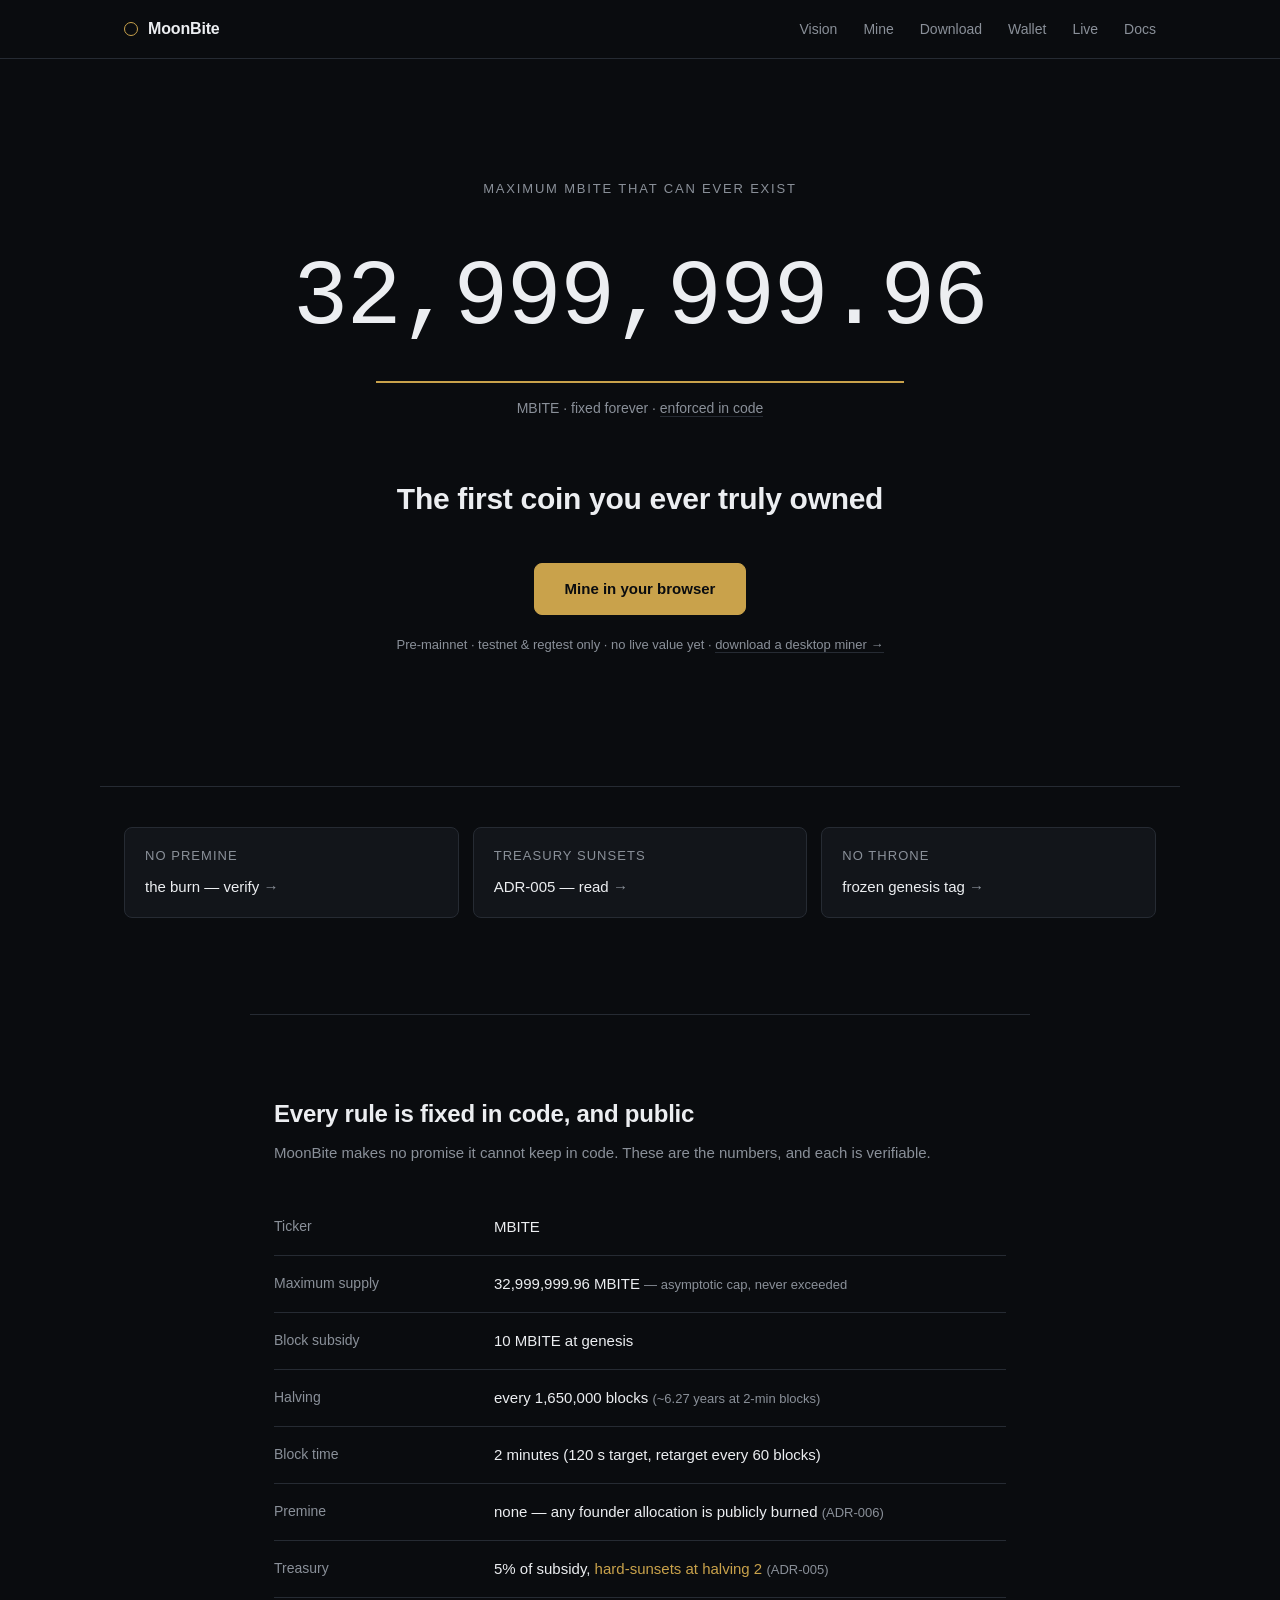
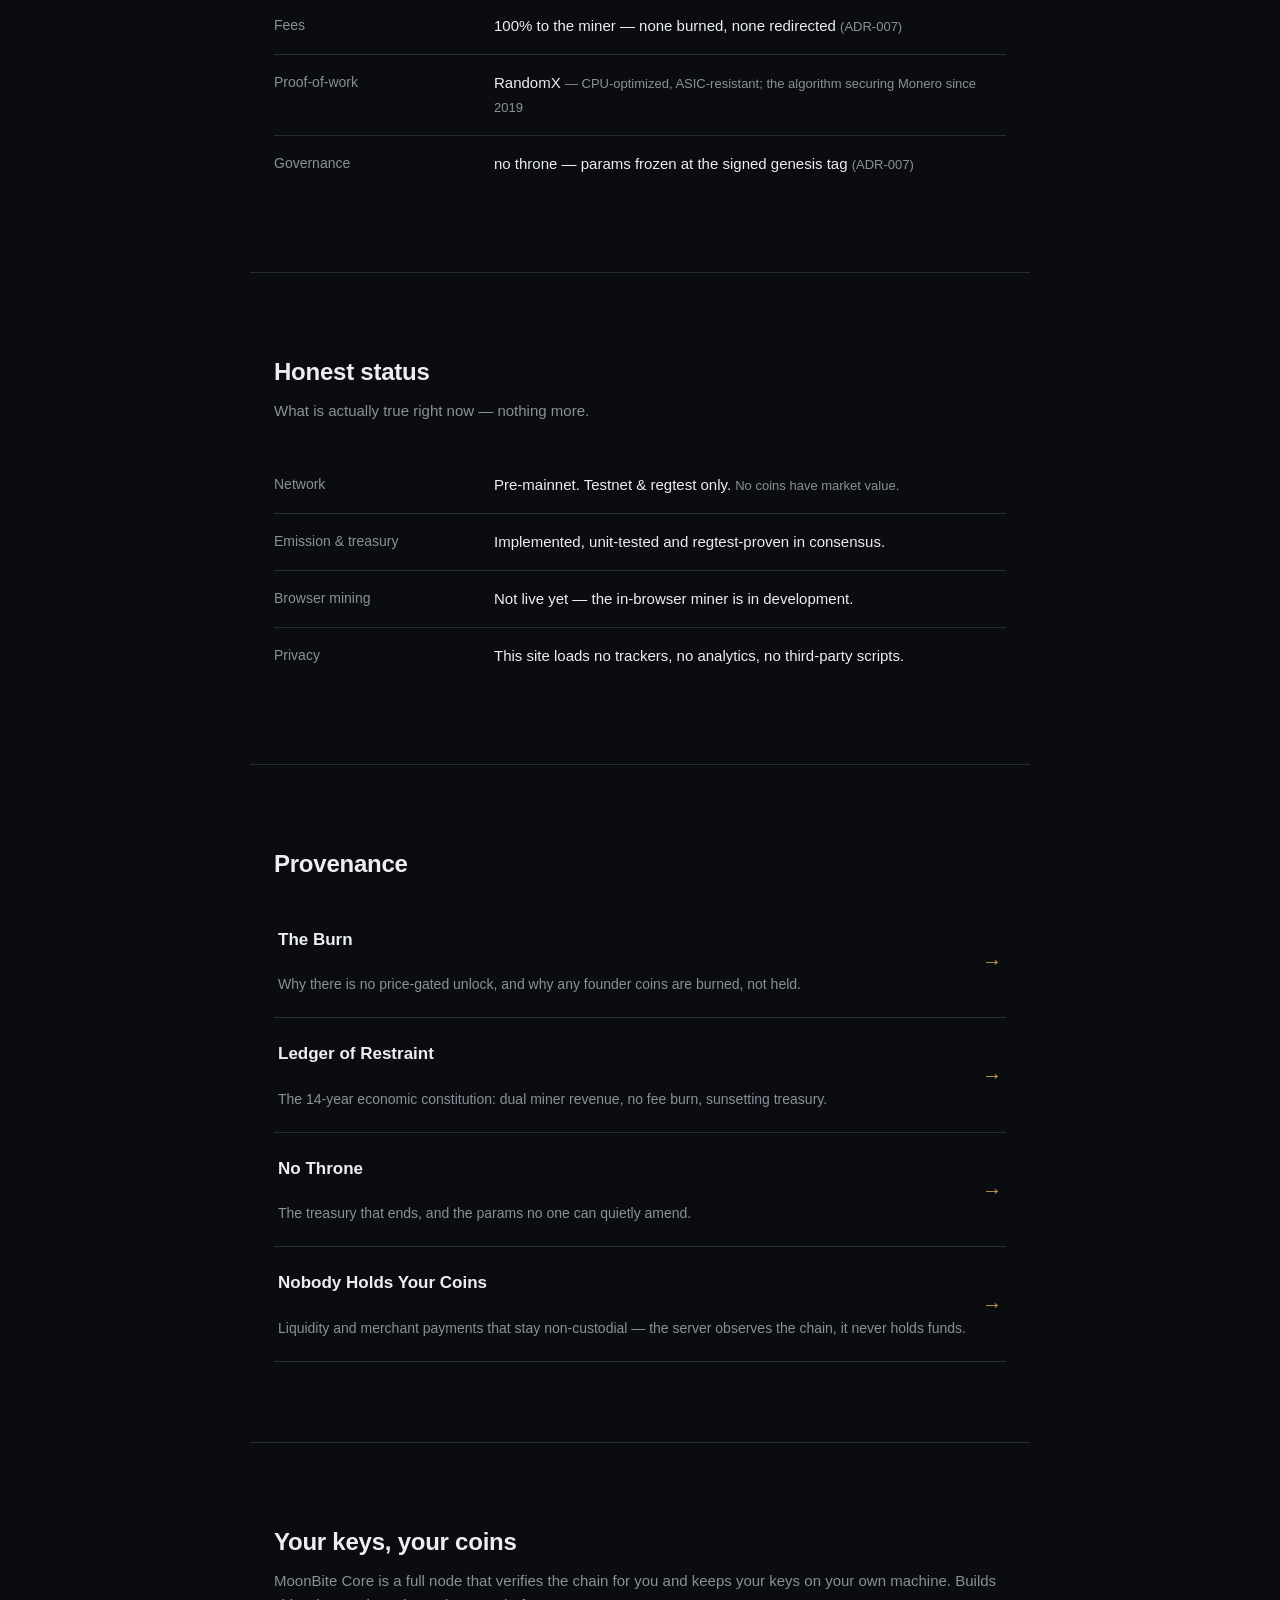
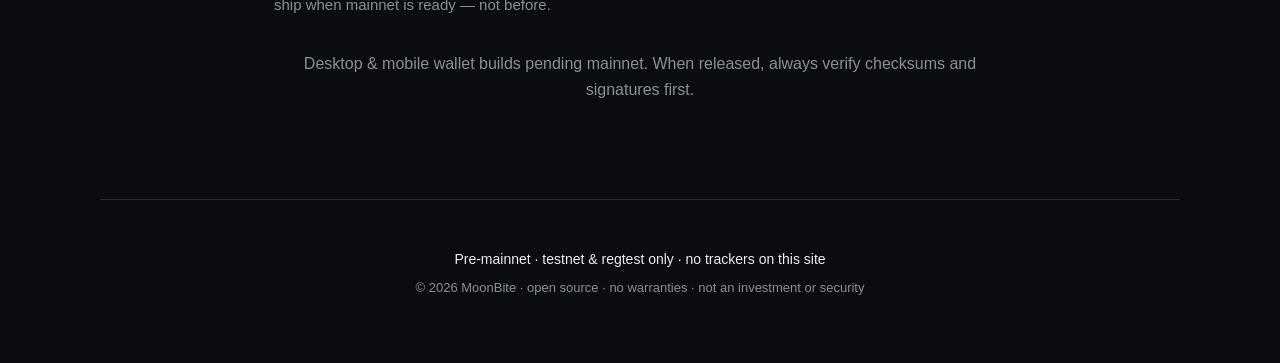
<file: website/index.html>
<!DOCTYPE html>
<html lang="en">
<head>
  <meta charset="UTF-8" />
  <meta name="viewport" content="width=device-width, initial-scale=1.0" />
  <meta name="description" content="MoonBite (MBITE) — a fixed-emission, capped, no-premine cryptocurrency. 32,999,999.96 MBITE maximum, ever. Every claim links to its proof." />
  <meta name="theme-color" content="#0A0C0F" />
  <title>MoonBite (MBITE) — the first coin you ever truly owned</title>
  <link rel="stylesheet" href="css/style.css" />
  <link rel="icon" href="data:image/svg+xml,%3Csvg xmlns='http://www.w3.org/2000/svg' viewBox='0 0 32 32'%3E%3Ccircle cx='16' cy='16' r='12' fill='none' stroke='%23C9A24B' stroke-width='2'/%3E%3C/svg%3E" />
</head>
<body>
  <!-- ============ NAV ============ -->
  <header class="nav" id="top">
    <div class="nav__inner">
      <a href="#top" class="brand" aria-label="MoonBite home">
        <span class="brand__mark" aria-hidden="true"></span>
        <span class="brand__name">MoonBite</span>
      </a>
      <nav class="nav__links" aria-label="Primary">
        <a href="#vision">Vision</a>
        <a href="spark.html">Mine</a>
        <a href="download.html">Download</a>
        <a href="#wallet">Wallet</a>
        <a href="#live">Live</a>
        <a href="#provenance">Docs</a>
      </nav>
    </div>
  </header>

  <main>
    <!-- ============ HERO — THE PLINTH ============ -->
    <section class="plinth">
      <p class="plinth__label" id="counterLabel">Maximum MBITE that can ever exist</p>

      <div class="counter" id="counter" aria-live="polite" aria-label="Maximum supply: 32,999,999.96 MBITE">
        <span class="counter__num" id="counterNum">32,999,999.96</span>
      </div>
      <p class="counter__unit">MBITE · fixed forever · <a href="#provenance" class="link-quiet">enforced in code</a></p>

      <h1 class="plinth__headline">The first coin you ever truly owned</h1>

      <a href="spark.html" class="btn-primary" id="mineCta">Mine in your browser</a>
      <p class="plinth__note" id="mineNote">Pre-mainnet · testnet &amp; regtest only · no live value yet · <a href="download.html" class="link-quiet">download a desktop miner →</a></p>
    </section>

    <!-- ============ PROOF CHIPS ============ -->
    <section class="chips" aria-label="Verifiable claims">
      <a class="chip" href="#provenance">
        <span class="chip__k">No premine</span>
        <span class="chip__v">the burn — verify <span class="chip__go">→</span></span>
      </a>
      <a class="chip" href="#provenance">
        <span class="chip__k">Treasury sunsets</span>
        <span class="chip__v">ADR-005 — read <span class="chip__go">→</span></span>
      </a>
      <a class="chip" href="#provenance">
        <span class="chip__k">No throne</span>
        <span class="chip__v">frozen genesis tag <span class="chip__go">→</span></span>
      </a>
    </section>

    <!-- ============ VISION (the fixed facts) ============ -->
    <section class="facts" id="vision">
      <div class="facts__head">
        <h2>Every rule is fixed in code, and public</h2>
        <p>MoonBite makes no promise it cannot keep in code. These are the numbers, and each is verifiable.</p>
      </div>
      <dl class="ledger">
        <div class="ledger__row"><dt>Ticker</dt><dd>MBITE</dd></div>
        <div class="ledger__row"><dt>Maximum supply</dt><dd>32,999,999.96 MBITE <span class="muted">— asymptotic cap, never exceeded</span></dd></div>
        <div class="ledger__row"><dt>Block subsidy</dt><dd>10 MBITE at genesis</dd></div>
        <div class="ledger__row"><dt>Halving</dt><dd>every 1,650,000 blocks <span class="muted">(~6.27 years at 2-min blocks)</span></dd></div>
        <div class="ledger__row"><dt>Block time</dt><dd>2 minutes (120 s target, retarget every 60 blocks)</dd></div>
        <div class="ledger__row"><dt>Premine</dt><dd>none — any founder allocation is publicly burned <span class="muted">(ADR-006)</span></dd></div>
        <div class="ledger__row"><dt>Treasury</dt><dd>5% of subsidy, <em>hard-sunsets at halving 2</em> <span class="muted">(ADR-005)</span></dd></div>
        <div class="ledger__row"><dt>Fees</dt><dd>100% to the miner — none burned, none redirected <span class="muted">(ADR-007)</span></dd></div>
        <div class="ledger__row"><dt>Proof-of-work</dt><dd>RandomX <span class="muted">— CPU-optimized, ASIC-resistant; the algorithm securing Monero since 2019</span></dd></div>
        <div class="ledger__row"><dt>Governance</dt><dd>no throne — params frozen at the signed genesis tag <span class="muted">(ADR-007)</span></dd></div>
      </dl>
    </section>

    <!-- ============ LIVE (honest status) ============ -->
    <section class="facts facts--alt" id="live">
      <div class="facts__head">
        <h2>Honest status</h2>
        <p>What is actually true right now — nothing more.</p>
      </div>
      <dl class="ledger">
        <div class="ledger__row"><dt>Network</dt><dd>Pre-mainnet. Testnet &amp; regtest only. <span class="muted">No coins have market value.</span></dd></div>
        <div class="ledger__row"><dt>Emission &amp; treasury</dt><dd>Implemented, unit-tested and regtest-proven in consensus.</dd></div>
        <div class="ledger__row"><dt>Browser mining</dt><dd>Not live yet — the in-browser miner is in development.</dd></div>
        <div class="ledger__row"><dt>Privacy</dt><dd>This site loads no trackers, no analytics, no third-party scripts.</dd></div>
      </dl>
    </section>

    <!-- ============ PROVENANCE (three doors) ============ -->
    <section class="provenance" id="provenance">
      <h2 class="provenance__title">Provenance</h2>
      <a class="door" href="https://github.com/moonbitecoin/MoonBite-Coin/blob/main/docs/ADR-006-founder-allocation.md">
        <span class="door__name">The Burn</span>
        <span class="door__desc">Why there is no price-gated unlock, and why any founder coins are burned, not held.</span>
        <span class="door__go">→</span>
      </a>
      <a class="door" href="https://github.com/moonbitecoin/MoonBite-Coin/blob/main/docs/ADR-007-long-term-sustainability.md">
        <span class="door__name">Ledger of Restraint</span>
        <span class="door__desc">The 14-year economic constitution: dual miner revenue, no fee burn, sunsetting treasury.</span>
        <span class="door__go">→</span>
      </a>
      <a class="door" href="https://github.com/moonbitecoin/MoonBite-Coin/blob/main/docs/ADR-005-treasury.md">
        <span class="door__name">No Throne</span>
        <span class="door__desc">The treasury that ends, and the params no one can quietly amend.</span>
        <span class="door__go">→</span>
      </a>
      <a class="door" href="https://github.com/moonbitecoin/MoonBite-Coin/blob/main/docs/ADR-008-liquidity-and-merchant-adoption.md">
        <span class="door__name">Nobody Holds Your Coins</span>
        <span class="door__desc">Liquidity and merchant payments that stay non-custodial — the server observes the chain, it never holds funds.</span>
        <span class="door__go">→</span>
      </a>
    </section>

    <!-- ============ WALLET ============ -->
    <section class="facts" id="wallet">
      <div class="facts__head">
        <h2>Your keys, your coins</h2>
        <p>MoonBite Core is a full node that verifies the chain for you and keeps your keys on your own machine. Builds ship when mainnet is ready — not before.</p>
      </div>
      <p class="muted" style="text-align:center">Desktop &amp; mobile wallet builds pending mainnet. When released, always verify checksums and signatures first.</p>
    </section>
  </main>

  <!-- ============ FOOTER ============ -->
  <footer class="footer">
    <p class="footer__line">Pre-mainnet · testnet &amp; regtest only · no trackers on this site</p>
    <p class="footer__meta">&copy; <span id="year">2026</span> MoonBite · open source · no warranties · not an investment or security</p>
  </footer>

  <script src="js/main.js"></script>
</body>
</html>
</file>
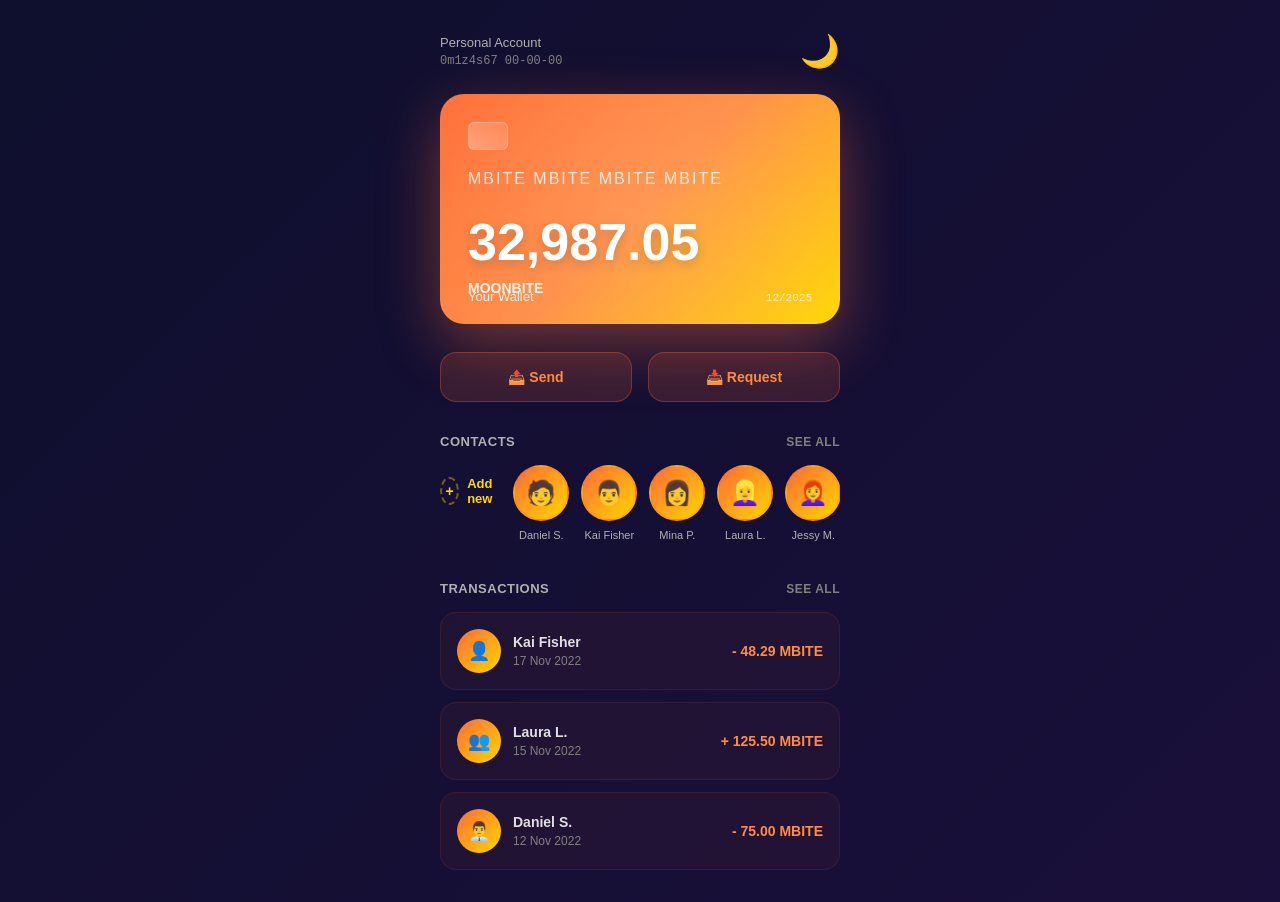
<file: moonbite-wallet-premium-design.html>
<!DOCTYPE html>
<html lang="en">
<head>
    <meta charset="UTF-8">
    <meta name="viewport" content="width=device-width, initial-scale=1.0">
    <title>🌙 MoonBite Wallet - Premium Design</title>
    <style>
        * {
            margin: 0;
            padding: 0;
            box-sizing: border-box;
        }

        body {
            background: linear-gradient(135deg, #0f0f2e 0%, #1a0f3a 100%);
            font-family: -apple-system, BlinkMacSystemFont, 'Segoe UI', Roboto, 'Helvetica Neue', Arial, sans-serif;
            color: #e0e0e0;
            min-height: 100vh;
            padding: 20px;
        }

        .container {
            max-width: 400px;
            margin: 0 auto;
        }

        /* Header */
        .header {
            display: flex;
            align-items: center;
            justify-content: space-between;
            margin-bottom: 24px;
            padding-top: 12px;
        }

        .account-info {
            display: flex;
            flex-direction: column;
            gap: 4px;
        }

        .account-label {
            font-size: 13px;
            color: #b0b0b0;
            font-weight: 500;
        }

        .account-id {
            font-size: 12px;
            color: #808080;
            font-family: 'Courier New', monospace;
        }

        .moon-icon {
            font-size: 32px;
        }

        /* Premium Balance Card */
        .balance-card {
            background: linear-gradient(135deg, #FF6B35 0%, #FF8C42 50%, #FFD700 100%);
            border-radius: 24px;
            padding: 28px;
            margin-bottom: 28px;
            box-shadow: 0 20px 60px rgba(255, 107, 53, 0.4);
            position: relative;
            overflow: hidden;
        }

        .balance-card::before {
            content: '';
            position: absolute;
            top: -50%;
            right: -50%;
            width: 200%;
            height: 200%;
            background: radial-gradient(circle, rgba(255,255,255,0.1) 0%, transparent 70%);
            animation: shine 3s infinite;
        }

        @keyframes shine {
            0% { transform: translate(0, 0); }
            50% { transform: translate(10px, 10px); }
            100% { transform: translate(0, 0); }
        }

        .card-chip {
            display: inline-block;
            width: 40px;
            height: 28px;
            background: linear-gradient(45deg, rgba(255,255,255,0.3), rgba(255,255,255,0.1));
            border-radius: 6px;
            margin-bottom: 16px;
            border: 1px solid rgba(255,255,255,0.2);
        }

        .card-number {
            font-size: 16px;
            color: rgba(255,255,255,0.8);
            letter-spacing: 2px;
            margin-bottom: 24px;
            font-weight: 500;
        }

        .balance-amount {
            font-size: 52px;
            font-weight: 900;
            color: #ffffff;
            margin-bottom: 8px;
            text-shadow: 0 4px 12px rgba(0,0,0,0.2);
        }

        .mbite-label {
            font-size: 14px;
            color: rgba(255,255,255,0.9);
            font-weight: 600;
        }

        .wallet-name {
            position: absolute;
            bottom: 20px;
            left: 28px;
            font-size: 13px;
            color: rgba(255,255,255,0.85);
            font-weight: 500;
        }

        .card-expiry {
            position: absolute;
            bottom: 20px;
            right: 28px;
            font-size: 11px;
            color: rgba(255,255,255,0.7);
            font-family: 'Courier New', monospace;
        }

        /* Action Buttons */
        .actions {
            display: flex;
            gap: 16px;
            margin-bottom: 32px;
        }

        .action-btn {
            flex: 1;
            background: rgba(255, 107, 53, 0.15);
            border: 1px solid rgba(255, 107, 53, 0.3);
            border-radius: 16px;
            padding: 16px;
            color: #FF8C42;
            font-size: 14px;
            font-weight: 600;
            cursor: pointer;
            display: flex;
            align-items: center;
            justify-content: center;
            gap: 8px;
            transition: all 0.3s ease;
        }

        .action-btn:hover {
            background: rgba(255, 107, 53, 0.25);
            border-color: rgba(255, 107, 53, 0.5);
            transform: translateY(-2px);
            box-shadow: 0 8px 20px rgba(255, 107, 53, 0.2);
        }

        /* Contacts Section */
        .section-title {
            font-size: 13px;
            color: #b0b0b0;
            font-weight: 600;
            text-transform: uppercase;
            letter-spacing: 0.5px;
            margin-bottom: 16px;
            display: flex;
            justify-content: space-between;
            align-items: center;
        }

        .see-all {
            font-size: 12px;
            color: #808080;
            cursor: pointer;
            transition: color 0.3s;
        }

        .see-all:hover {
            color: #FFD700;
        }

        .contacts-list {
            display: flex;
            gap: 12px;
            overflow-x: auto;
            margin-bottom: 32px;
            padding-bottom: 8px;
        }

        .contacts-list::-webkit-scrollbar {
            height: 4px;
        }

        .contacts-list::-webkit-scrollbar-track {
            background: rgba(255, 107, 53, 0.1);
            border-radius: 2px;
        }

        .contacts-list::-webkit-scrollbar-thumb {
            background: rgba(255, 107, 53, 0.4);
            border-radius: 2px;
        }

        .contact-item {
            display: flex;
            flex-direction: column;
            align-items: center;
            gap: 8px;
            min-width: fit-content;
            cursor: pointer;
            transition: transform 0.3s;
        }

        .contact-item:hover {
            transform: scale(1.1);
        }

        .contact-avatar {
            width: 56px;
            height: 56px;
            border-radius: 50%;
            background: linear-gradient(135deg, #FF6B35, #FFD700);
            display: flex;
            align-items: center;
            justify-content: center;
            font-size: 24px;
            border: 2px solid rgba(255, 107, 53, 0.3);
        }

        .contact-name {
            font-size: 11px;
            color: #b0b0b0;
            text-align: center;
            max-width: 60px;
            white-space: nowrap;
            overflow: hidden;
            text-overflow: ellipsis;
        }

        /* Transactions Section */
        .transaction {
            display: flex;
            align-items: center;
            gap: 12px;
            padding: 16px;
            background: rgba(255, 107, 53, 0.05);
            border: 1px solid rgba(255, 107, 53, 0.1);
            border-radius: 16px;
            margin-bottom: 12px;
            transition: all 0.3s;
            cursor: pointer;
        }

        .transaction:hover {
            background: rgba(255, 107, 53, 0.1);
            border-color: rgba(255, 107, 53, 0.2);
            transform: translateX(4px);
        }

        .tx-avatar {
            width: 44px;
            height: 44px;
            border-radius: 50%;
            background: linear-gradient(135deg, #FF6B35, #FFD700);
            display: flex;
            align-items: center;
            justify-content: center;
            font-size: 18px;
            flex-shrink: 0;
        }

        .tx-info {
            flex: 1;
        }

        .tx-name {
            font-size: 14px;
            color: #e0e0e0;
            font-weight: 600;
            margin-bottom: 4px;
        }

        .tx-date {
            font-size: 12px;
            color: #808080;
        }

        .tx-amount {
            font-size: 14px;
            font-weight: 700;
            color: #FF8C42;
        }

        /* Add New Button */
        .add-new {
            display: flex;
            align-items: center;
            gap: 8px;
            color: #FFD700;
            font-size: 13px;
            font-weight: 600;
            cursor: pointer;
            margin-bottom: 24px;
            transition: all 0.3s;
        }

        .add-new:hover {
            transform: translateX(4px);
        }

        .add-icon {
            width: 28px;
            height: 28px;
            border-radius: 50%;
            border: 2px dashed rgba(255, 215, 0, 0.4);
            display: flex;
            align-items: center;
            justify-content: center;
            font-size: 14px;
        }
    </style>
</head>
<body>
    <div class="container">
        <!-- Header -->
        <div class="header">
            <div class="account-info">
                <div class="account-label">Personal Account</div>
                <div class="account-id">0m1z4s67 00-00-00</div>
            </div>
            <div class="moon-icon">🌙</div>
        </div>

        <!-- Balance Card -->
        <div class="balance-card">
            <div class="card-chip"></div>
            <div class="card-number">MBITE MBITE MBITE MBITE</div>
            <div class="balance-amount">32,987.05</div>
            <div class="mbite-label">MOONBITE</div>
            <div class="wallet-name">Your Wallet</div>
            <div class="card-expiry">12/2025</div>
        </div>

        <!-- Action Buttons -->
        <div class="actions">
            <button class="action-btn">📤 Send</button>
            <button class="action-btn">📥 Request</button>
        </div>

        <!-- Contacts Section -->
        <div class="section-title">
            Contacts
            <span class="see-all">See all</span>
        </div>

        <div class="contacts-list">
            <div class="add-new">
                <div class="add-icon">+</div>
                <span>Add new</span>
            </div>
            <div class="contact-item">
                <div class="contact-avatar">🧑</div>
                <div class="contact-name">Daniel S.</div>
            </div>
            <div class="contact-item">
                <div class="contact-avatar">👨</div>
                <div class="contact-name">Kai Fisher</div>
            </div>
            <div class="contact-item">
                <div class="contact-avatar">👩</div>
                <div class="contact-name">Mina P.</div>
            </div>
            <div class="contact-item">
                <div class="contact-avatar">👱‍♀️</div>
                <div class="contact-name">Laura L.</div>
            </div>
            <div class="contact-item">
                <div class="contact-avatar">👩‍🦰</div>
                <div class="contact-name">Jessy M.</div>
            </div>
        </div>

        <!-- Transactions Section -->
        <div class="section-title">
            Transactions
            <span class="see-all">See all</span>
        </div>

        <div class="transaction">
            <div class="tx-avatar">👤</div>
            <div class="tx-info">
                <div class="tx-name">Kai Fisher</div>
                <div class="tx-date">17 Nov 2022</div>
            </div>
            <div class="tx-amount">- 48.29 MBITE</div>
        </div>

        <div class="transaction">
            <div class="tx-avatar">👥</div>
            <div class="tx-info">
                <div class="tx-name">Laura L.</div>
                <div class="tx-date">15 Nov 2022</div>
            </div>
            <div class="tx-amount">+ 125.50 MBITE</div>
        </div>

        <div class="transaction">
            <div class="tx-avatar">👨‍💼</div>
            <div class="tx-info">
                <div class="tx-name">Daniel S.</div>
                <div class="tx-date">12 Nov 2022</div>
            </div>
            <div class="tx-amount">- 75.00 MBITE</div>
        </div>
    </div>
</body>
</html>
</file>
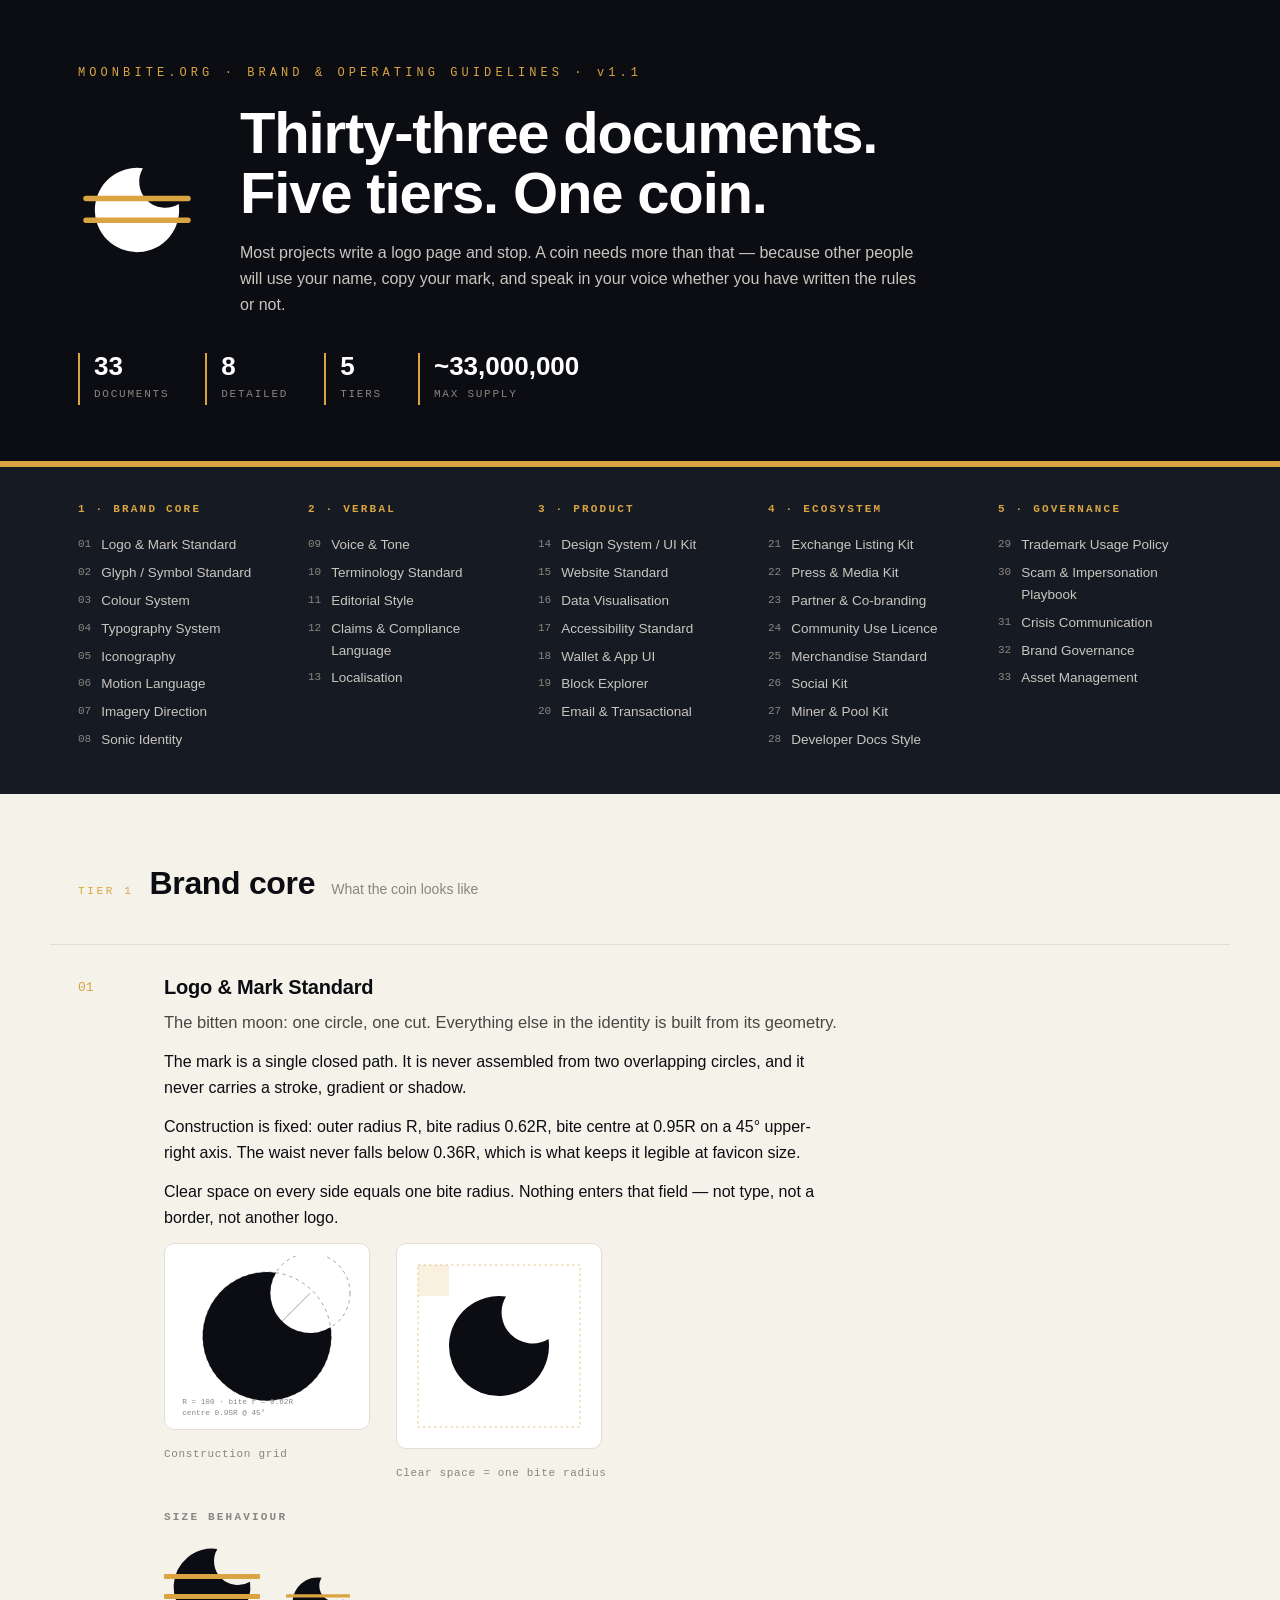
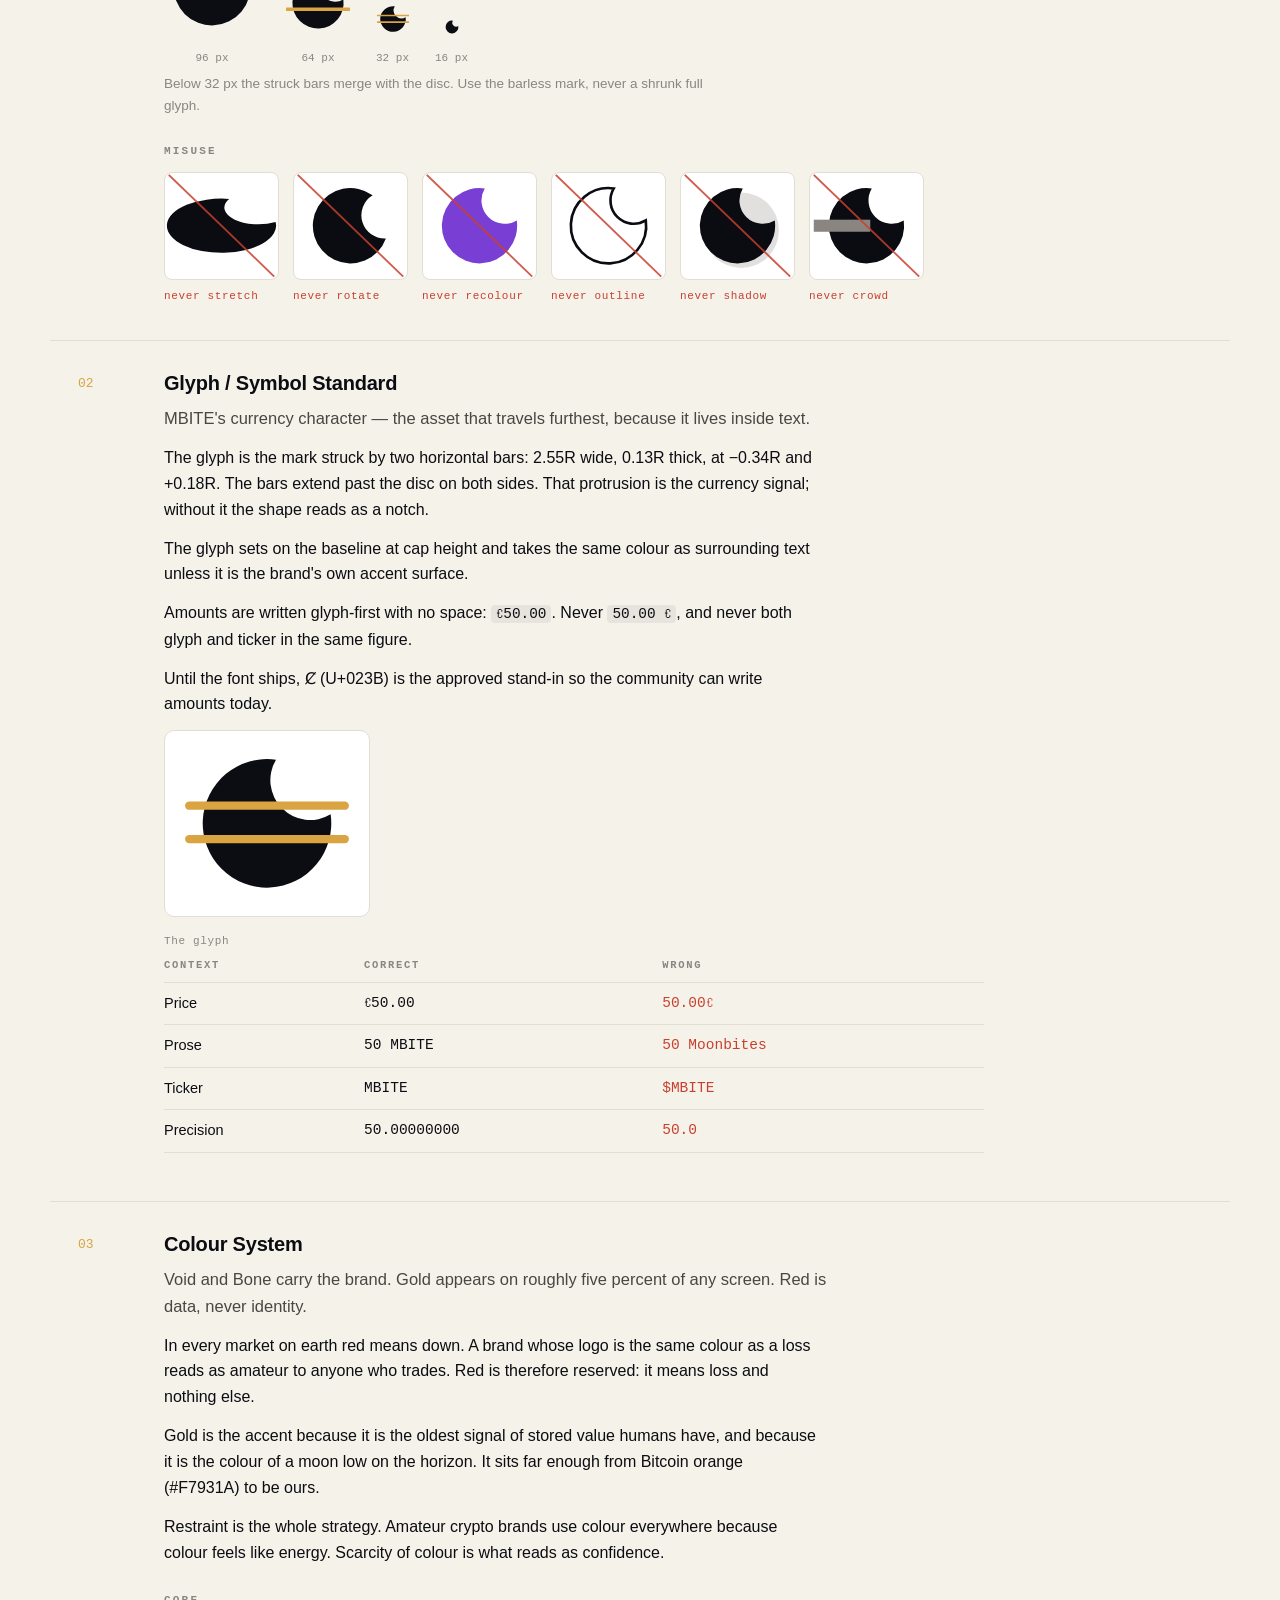
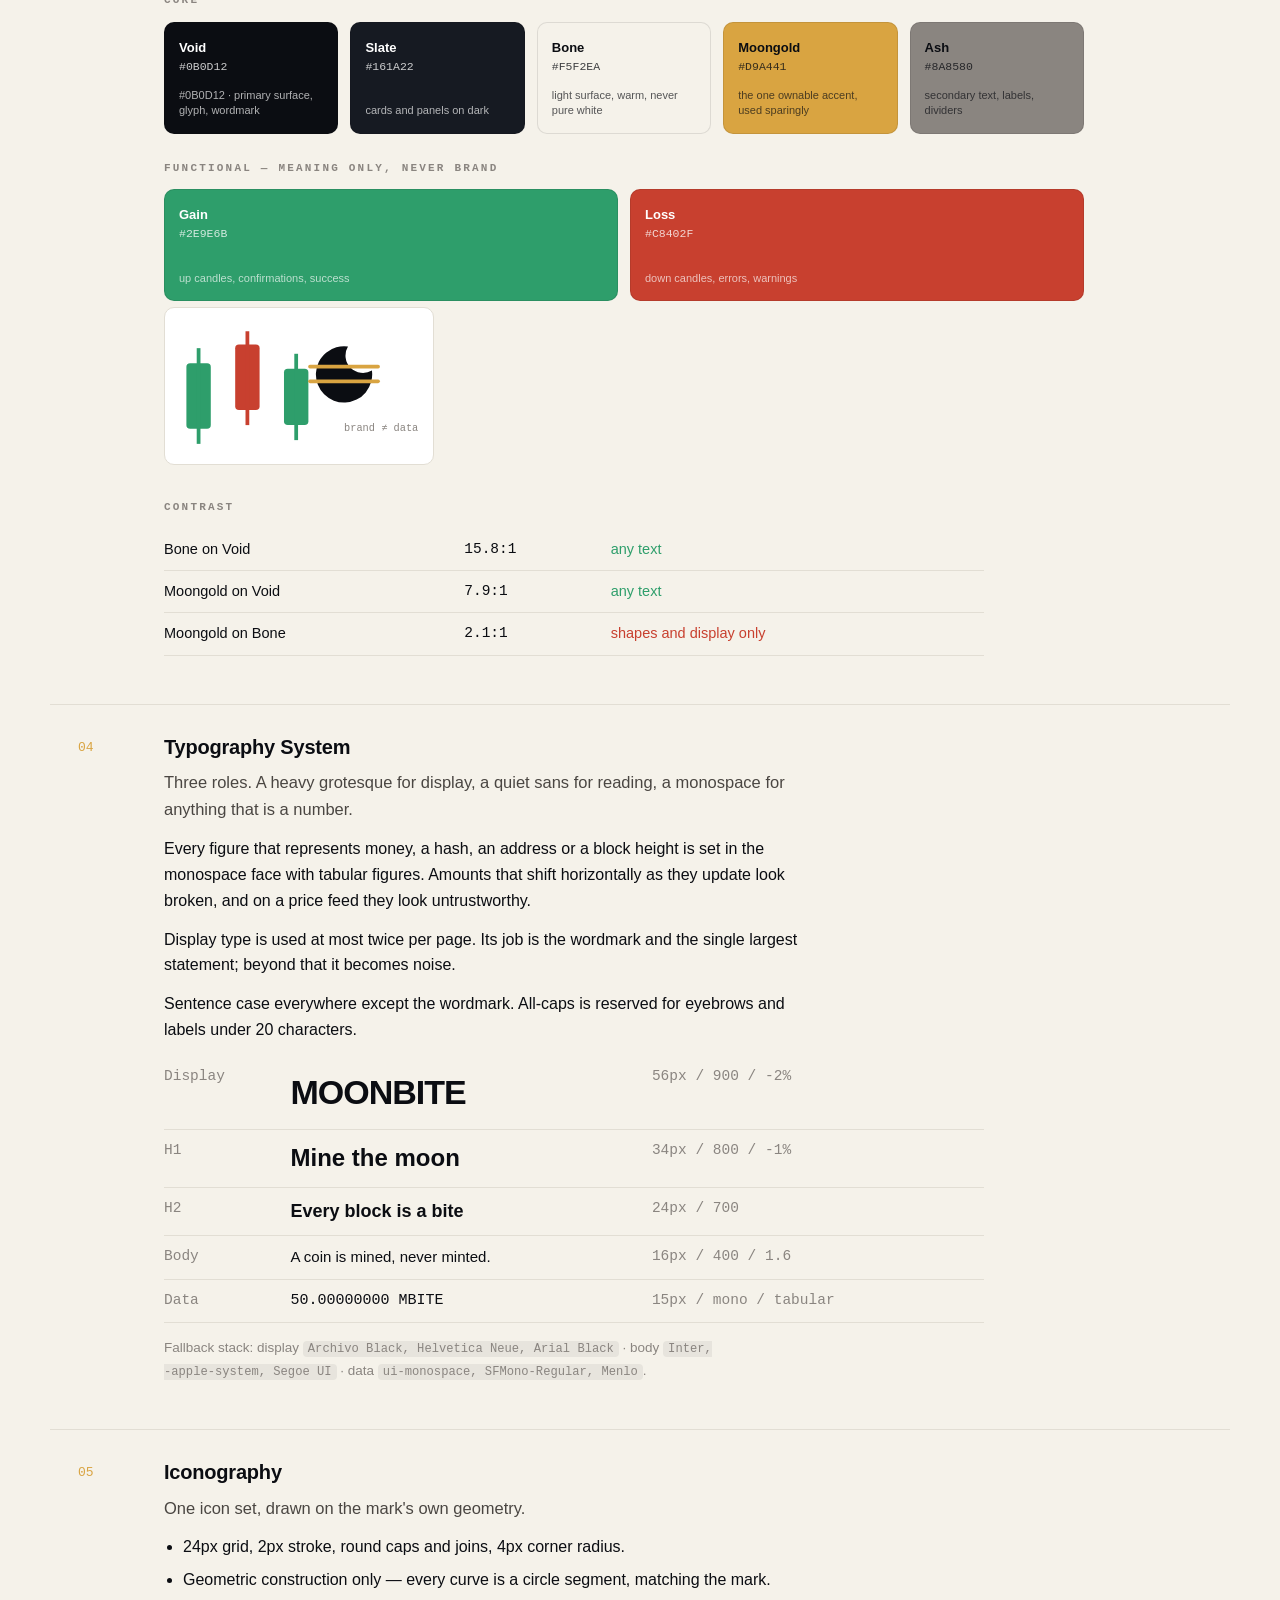
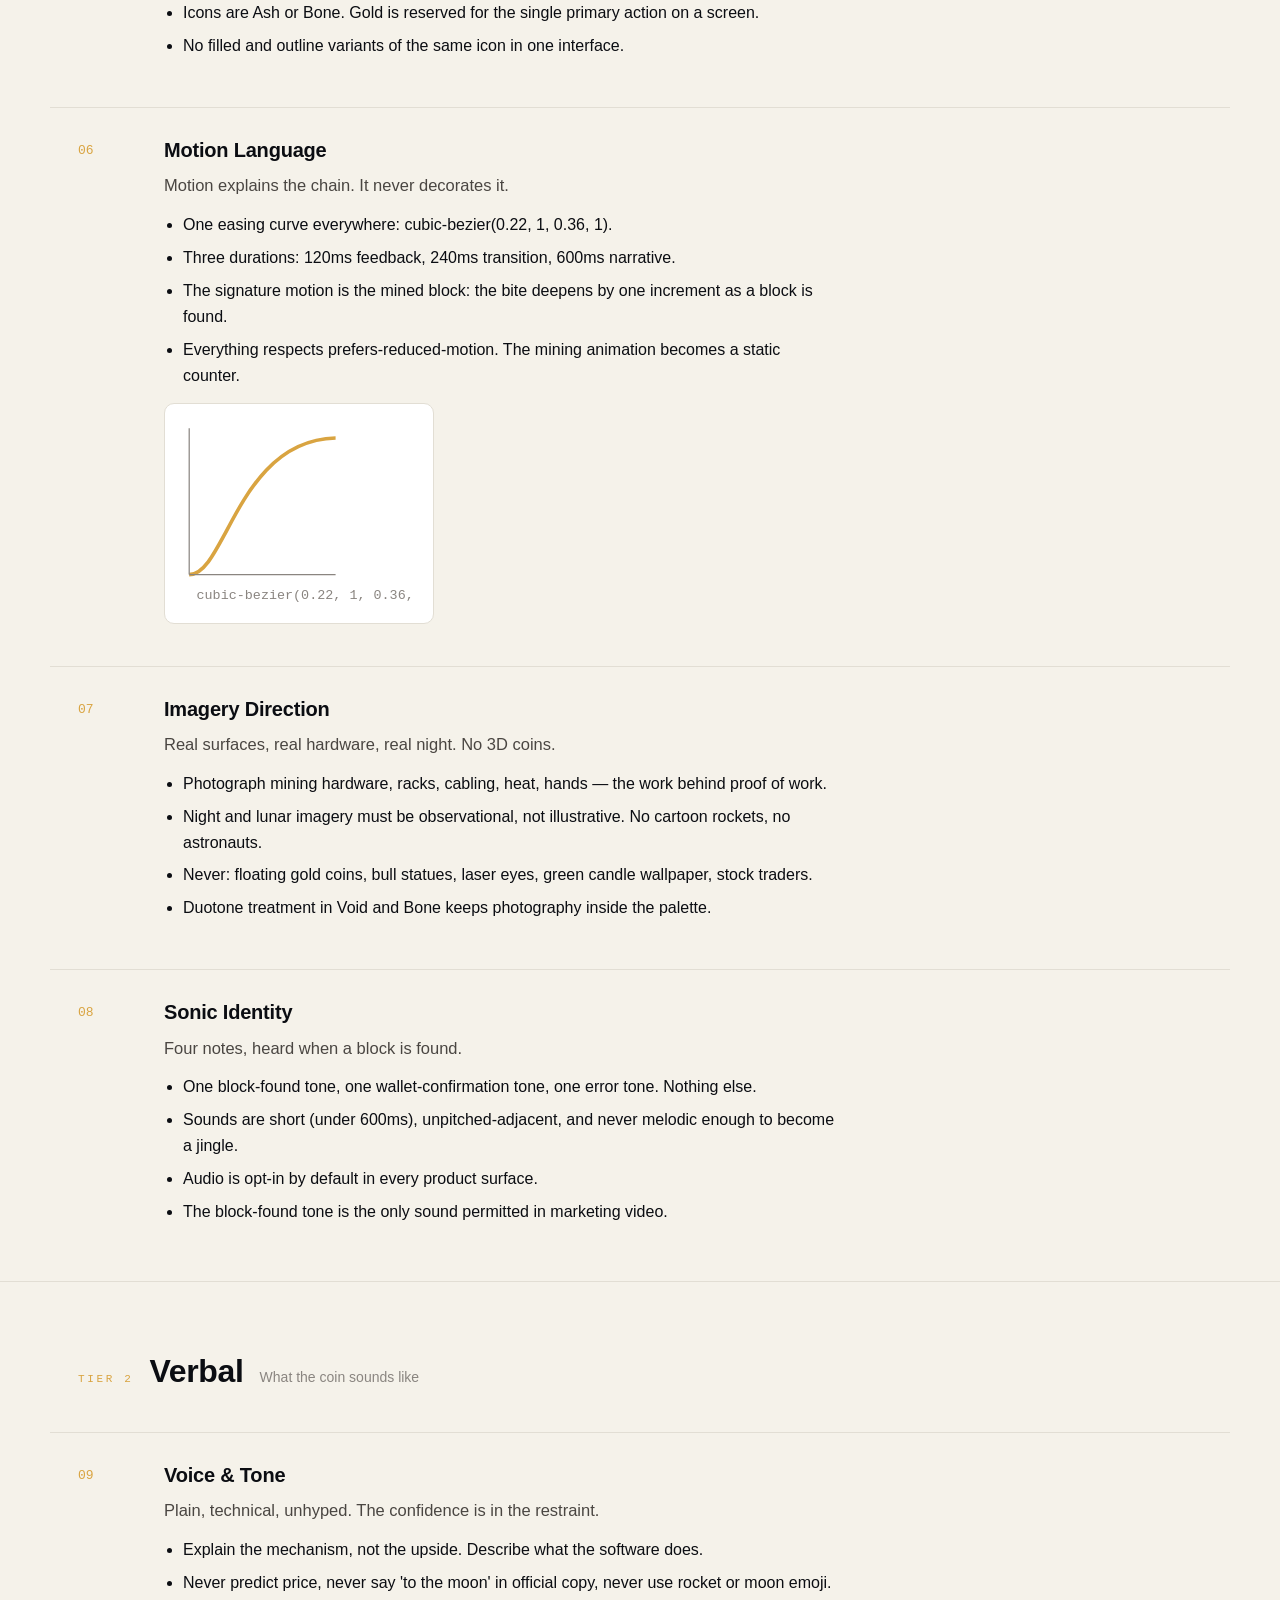
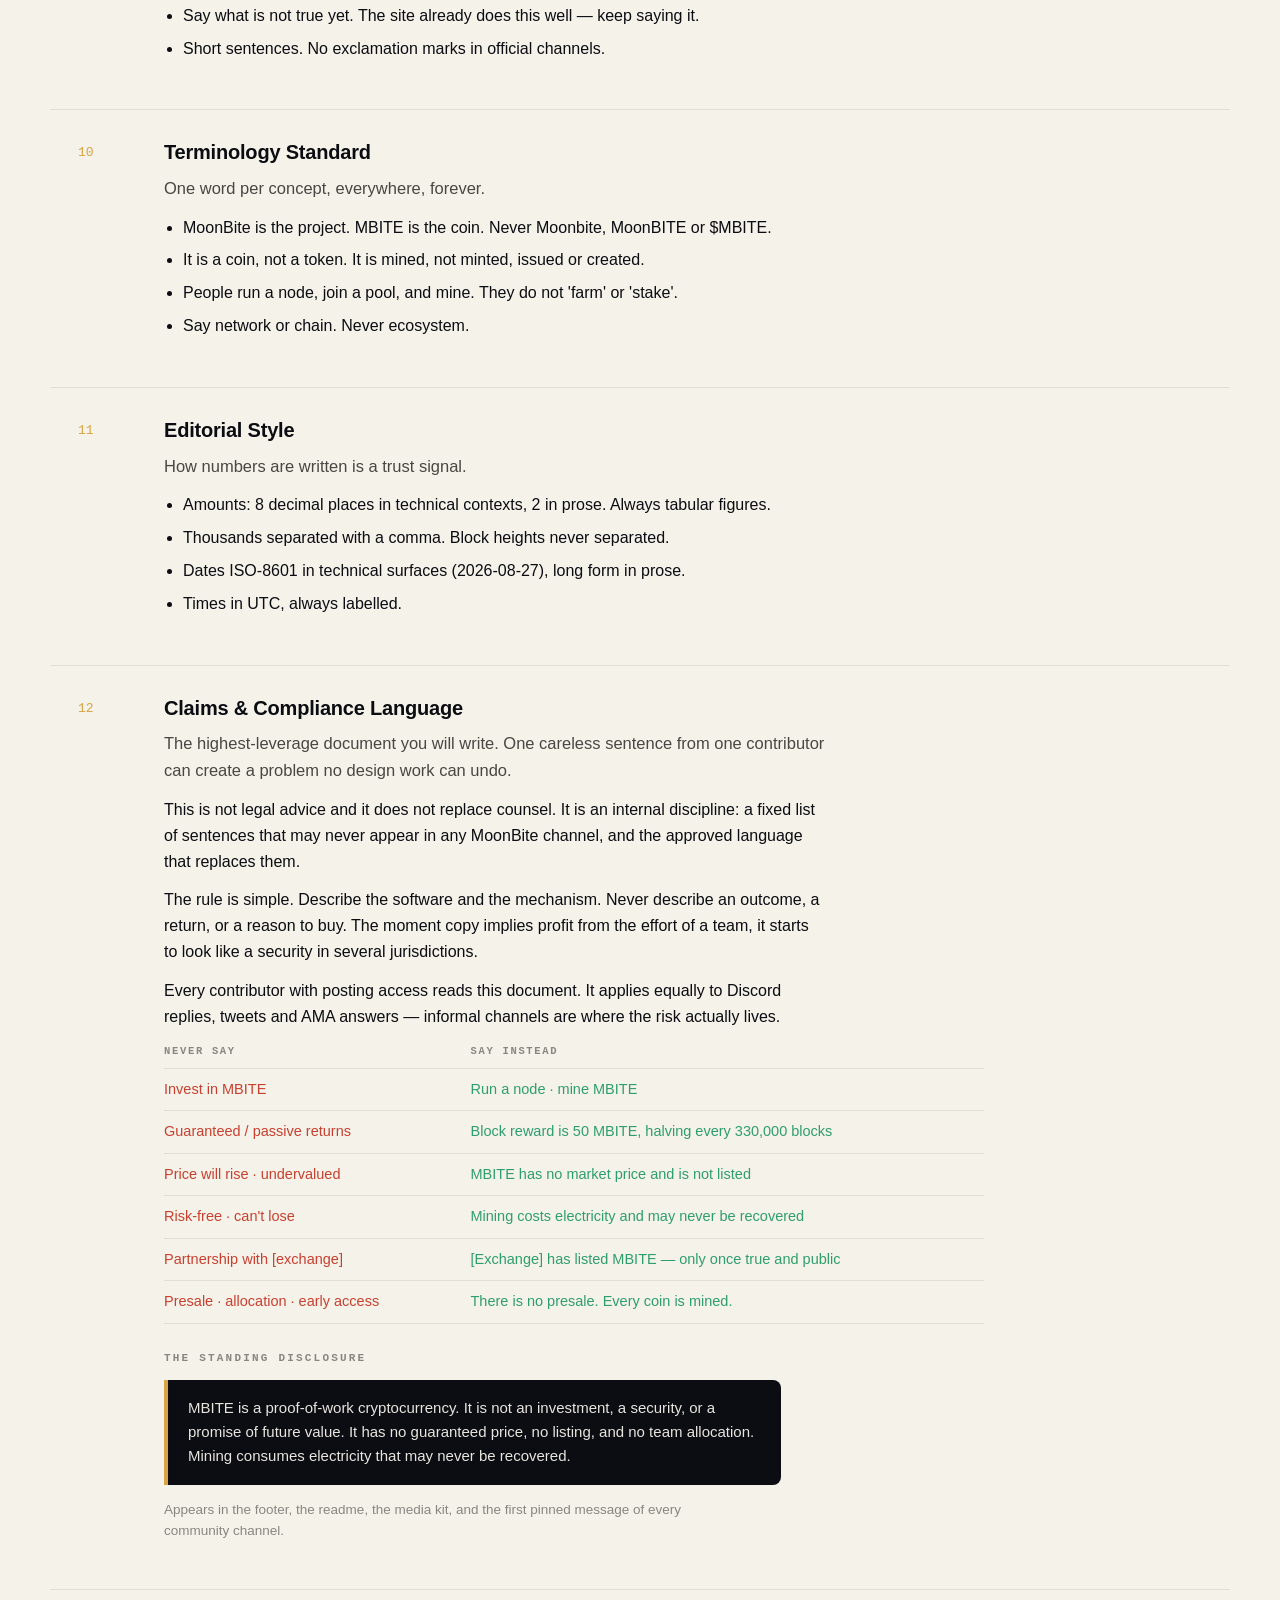
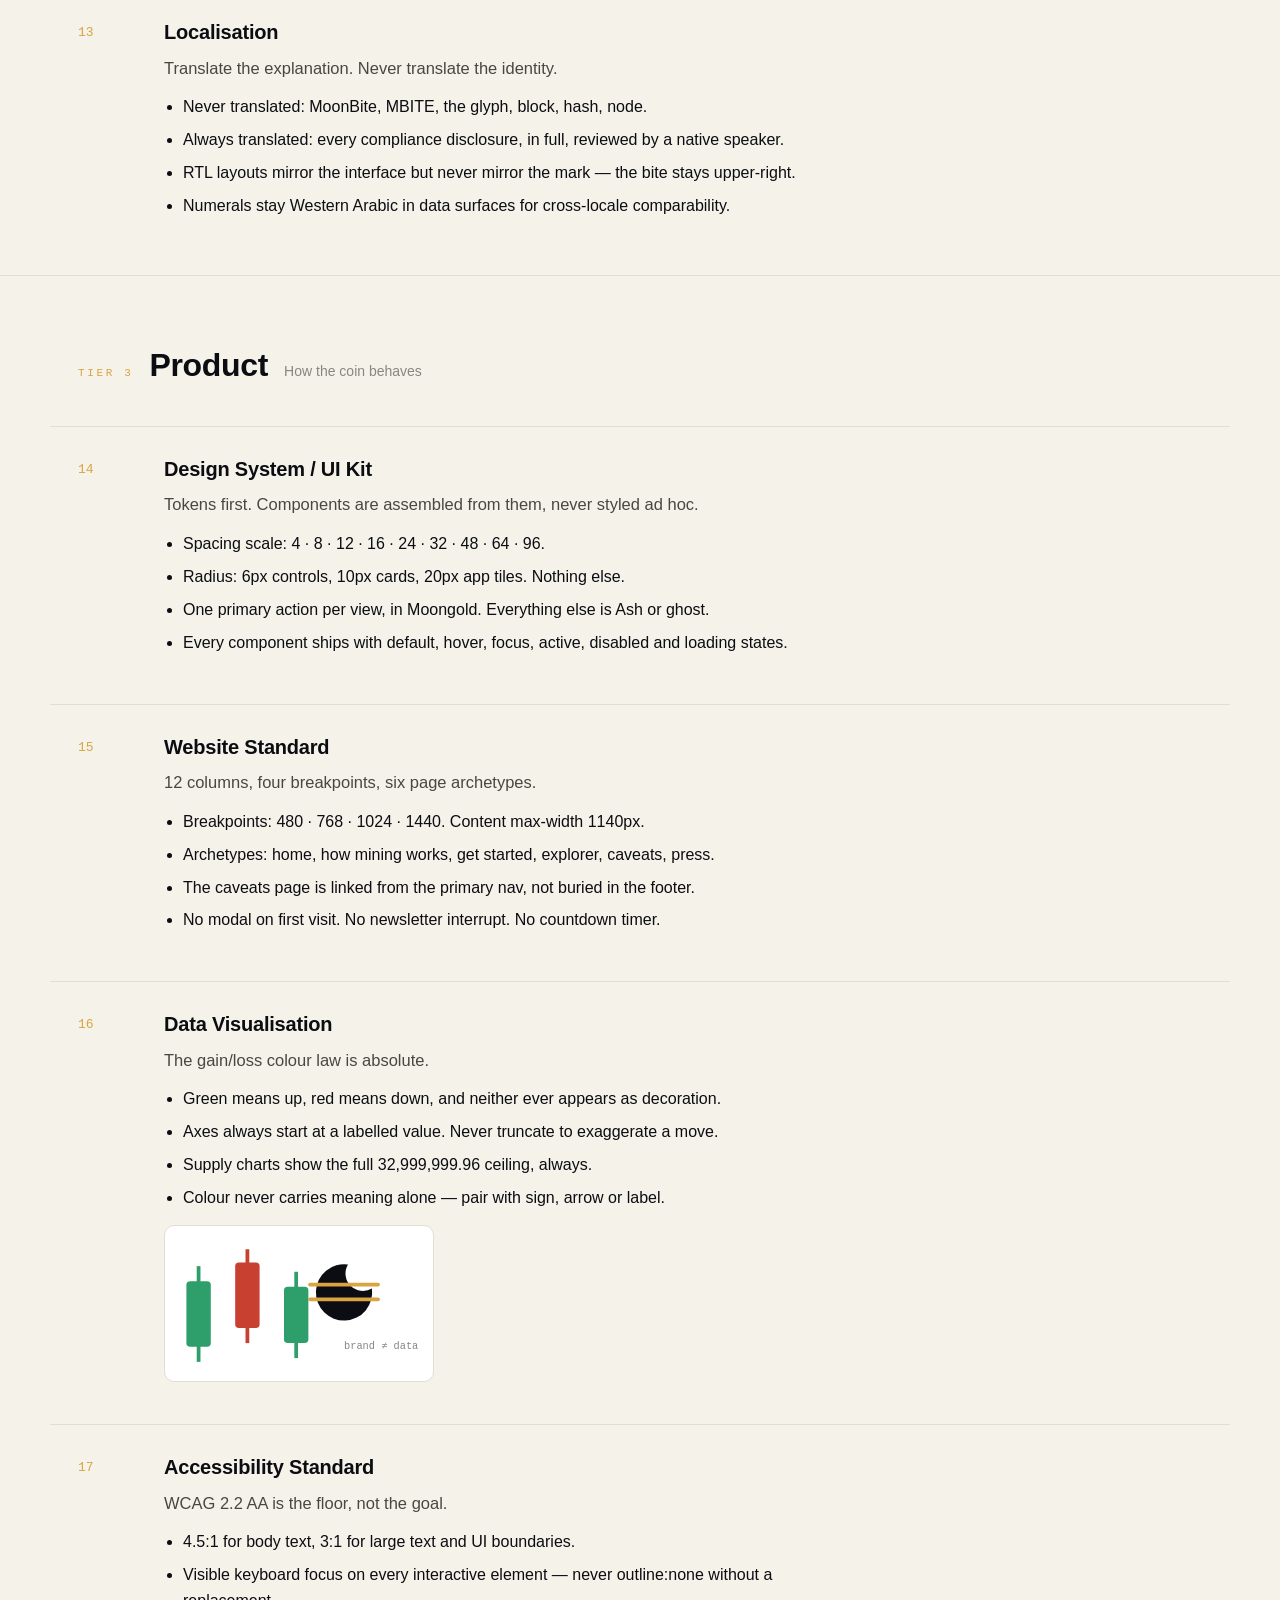
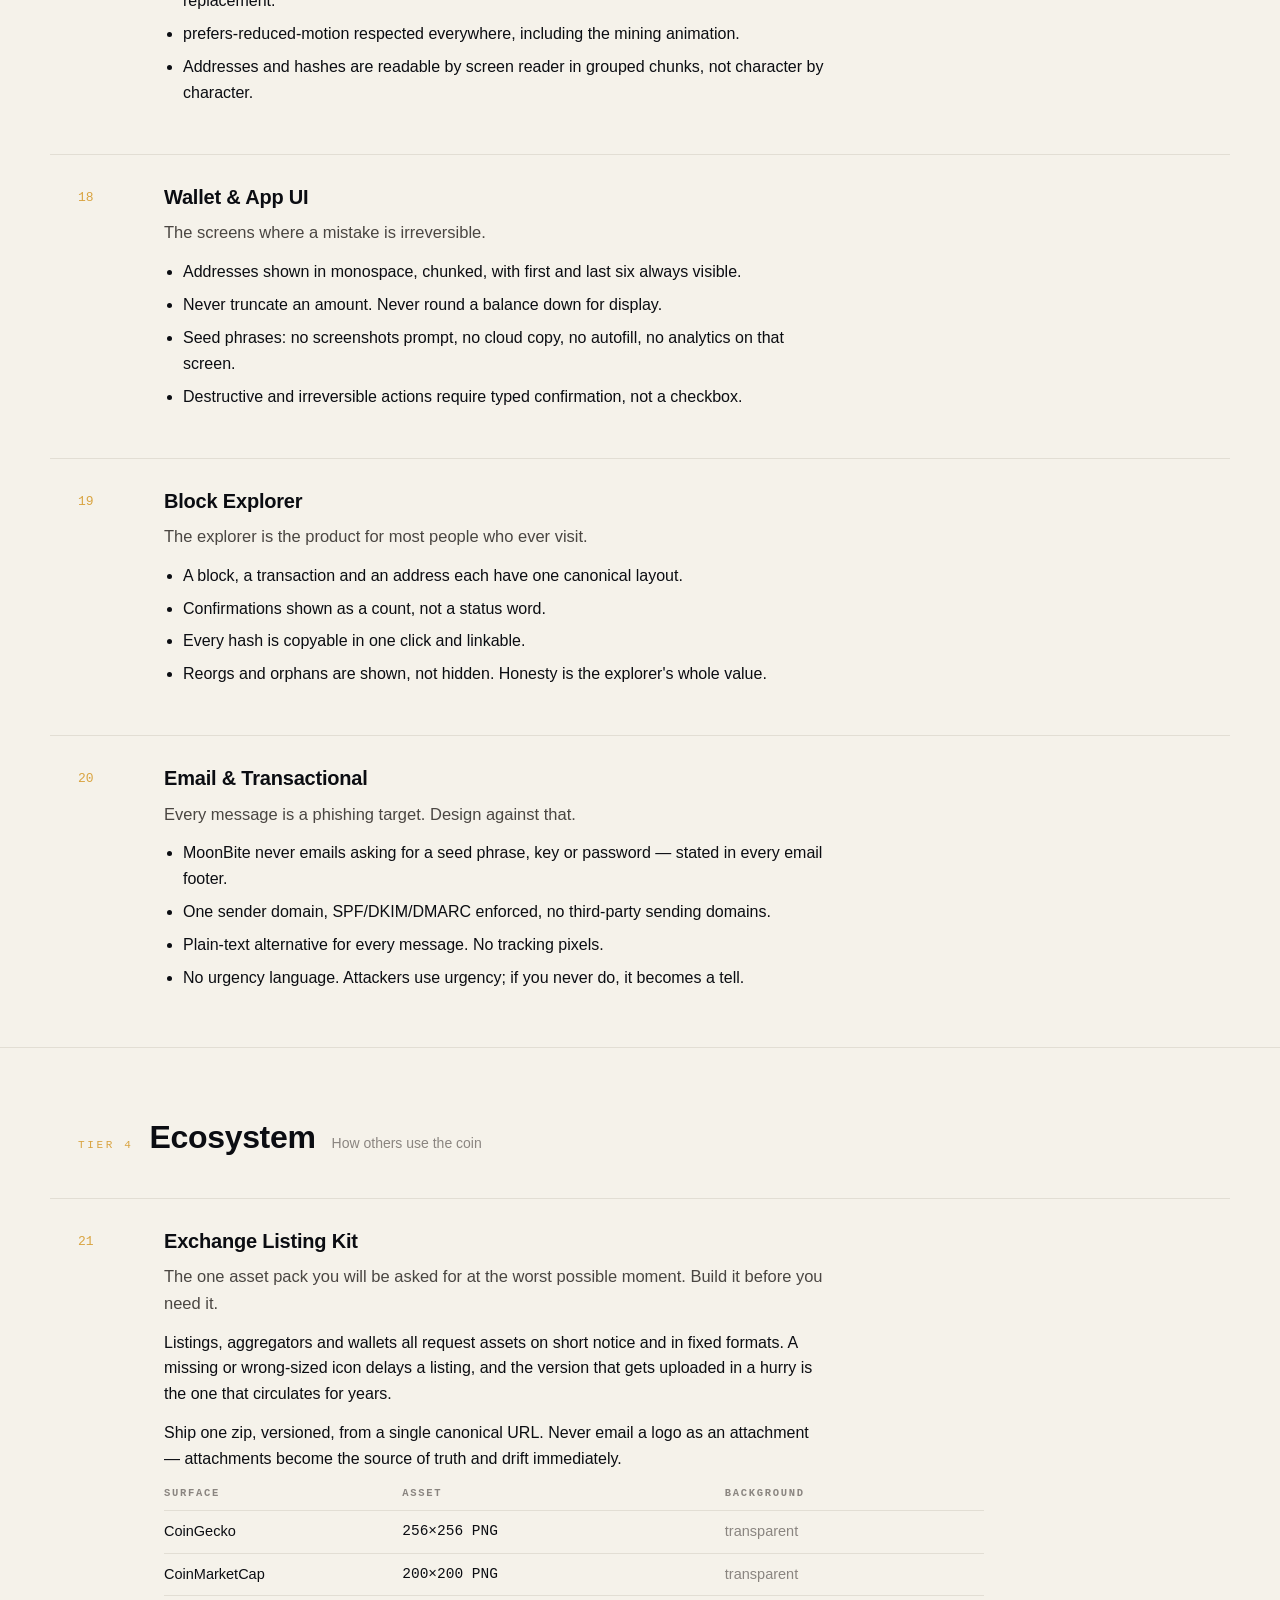
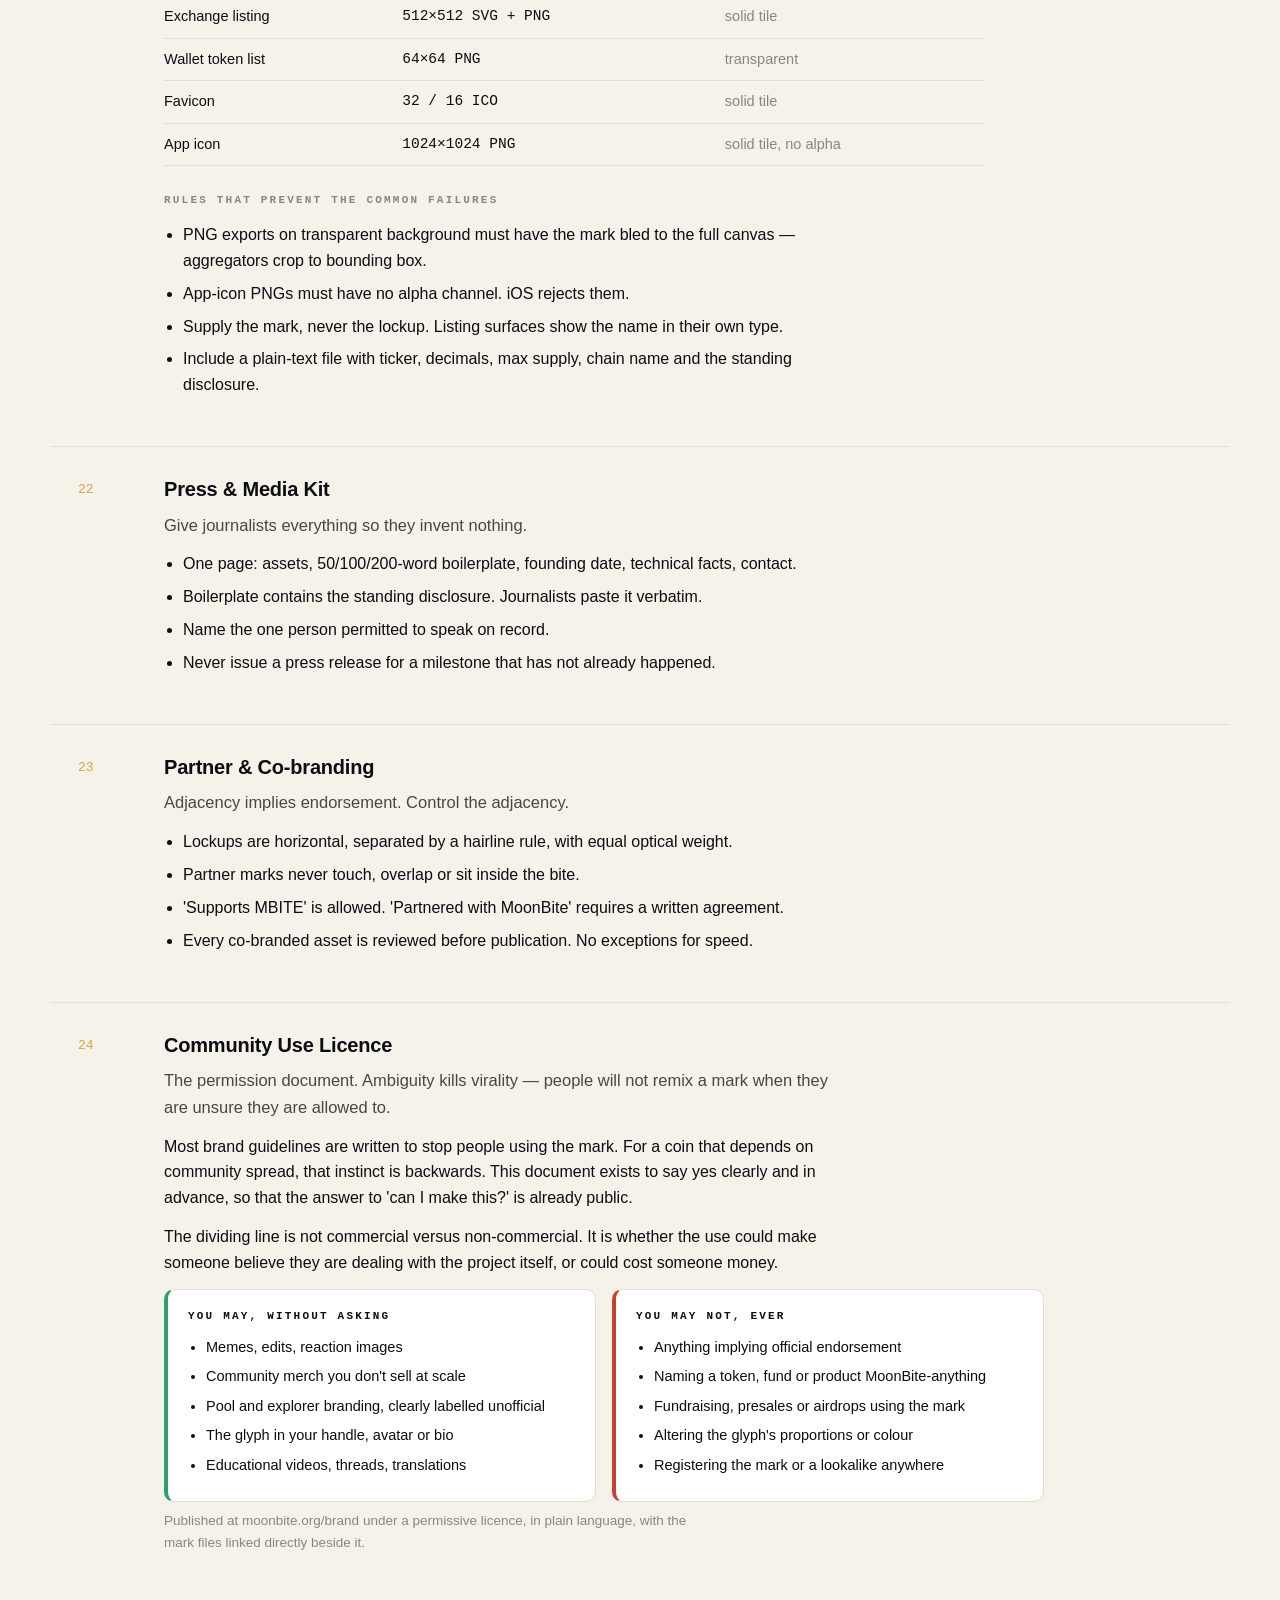
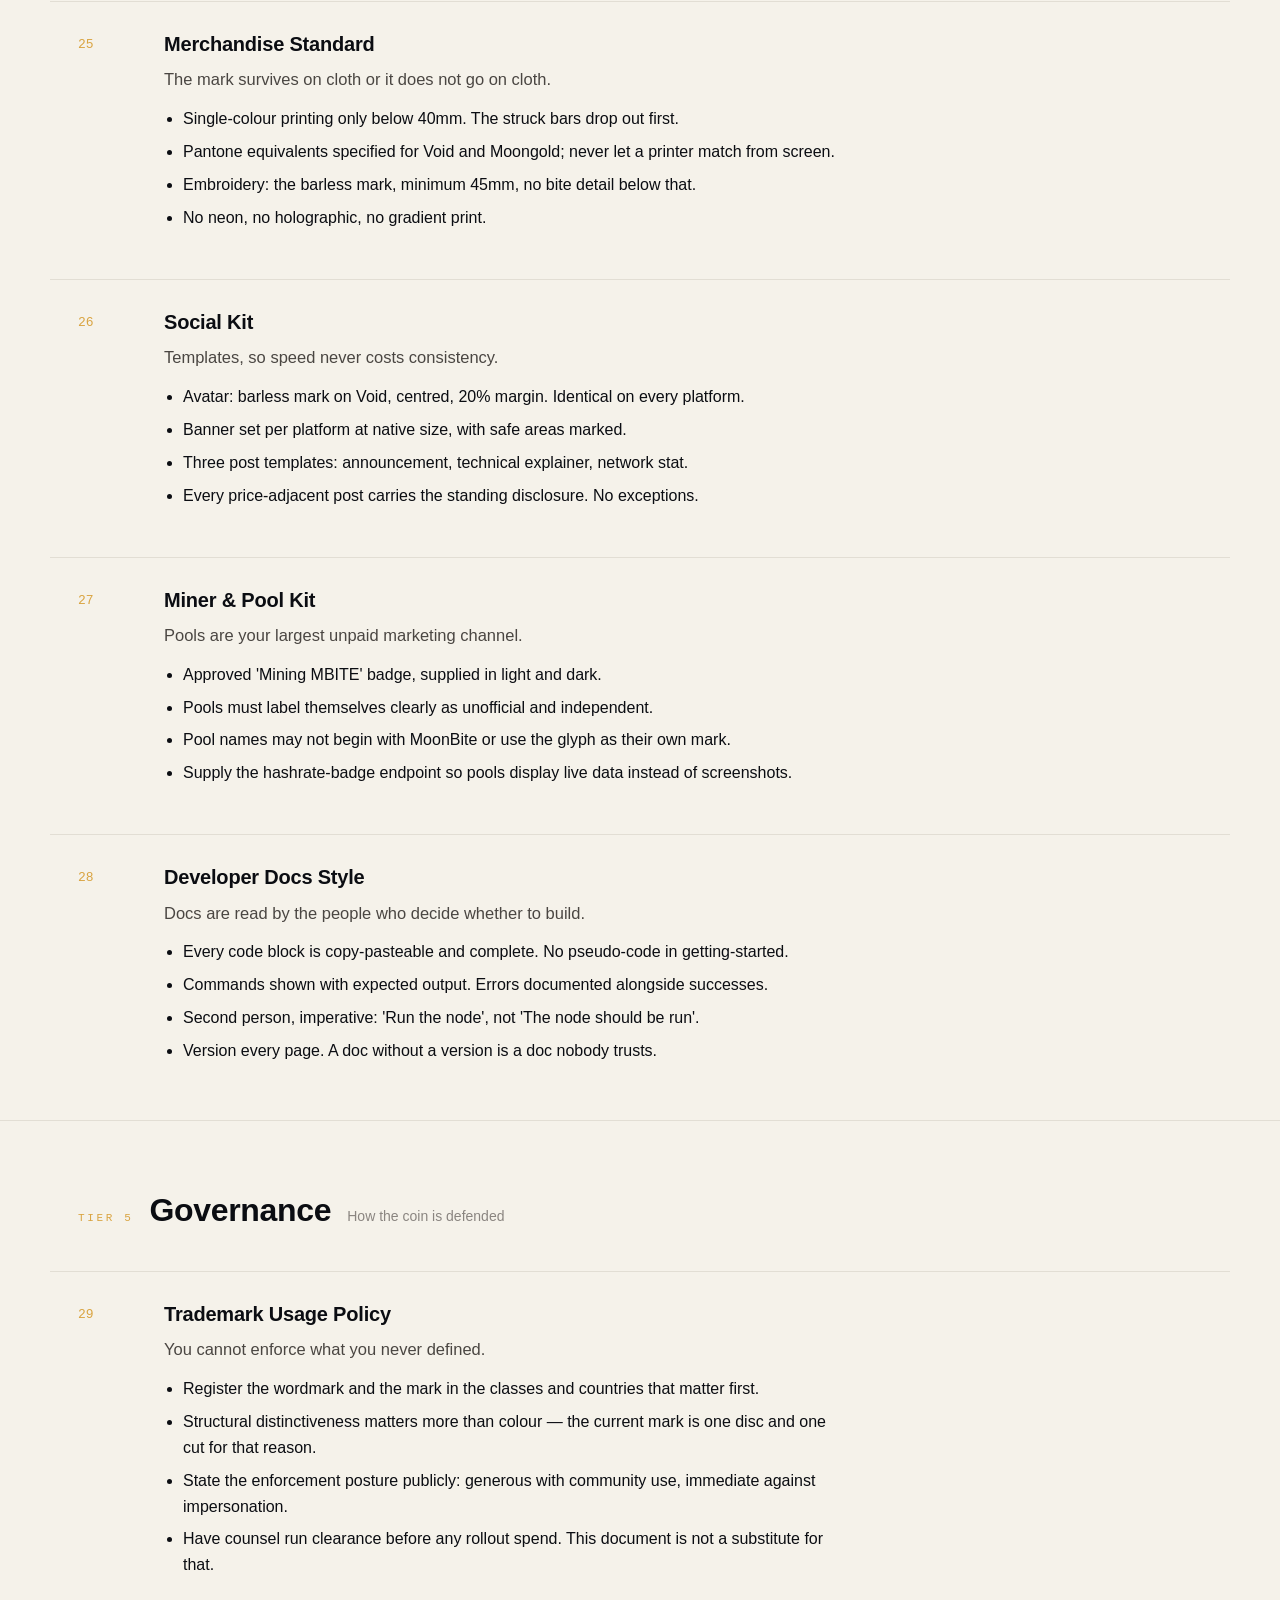
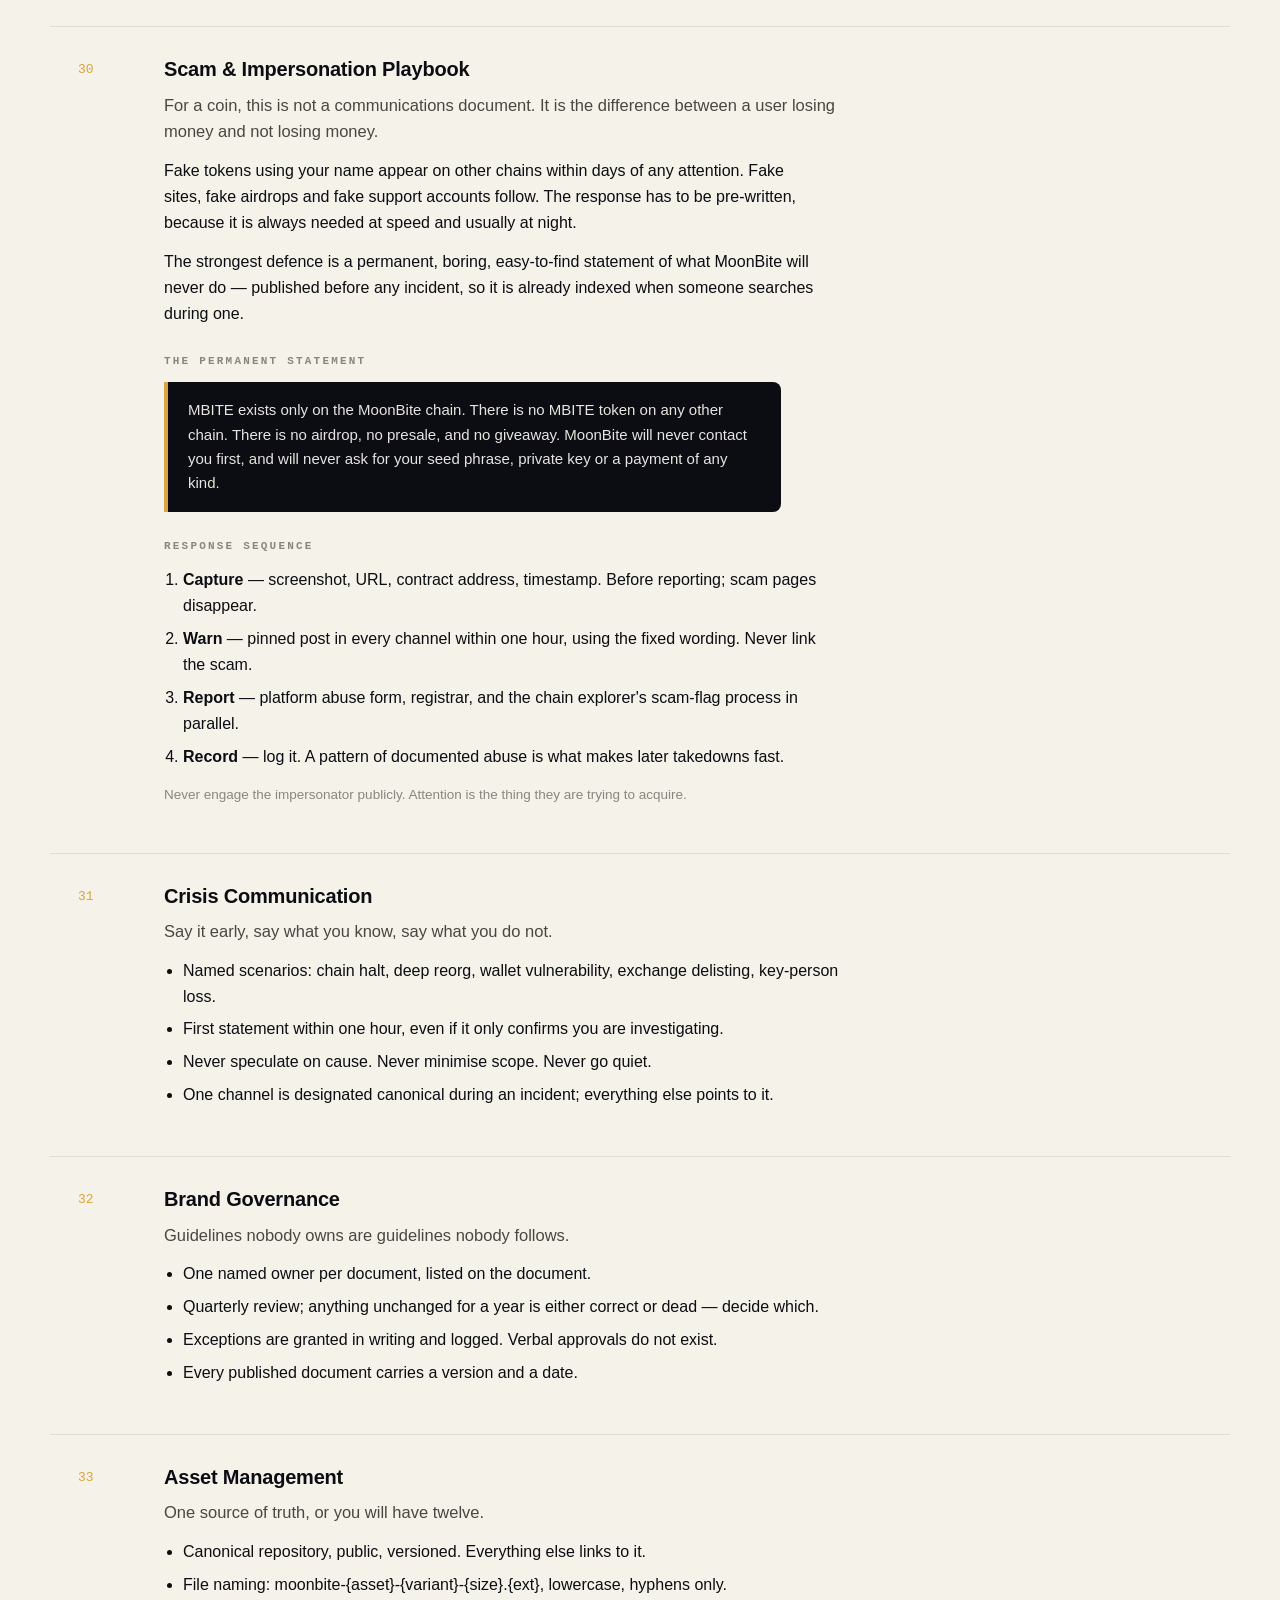
<file: docs/moonbite-guidelines.html>
<!doctype html><html lang="en"><head><meta charset="utf-8">
<meta name="viewport" content="width=device-width,initial-scale=1">
<title>MoonBite — Brand &amp; Operating Guidelines</title><style>
:root{--void:#0B0D12;--slate:#161A22;--bone:#F5F2EA;--gold:#D9A441;--ash:#8A8580;--gain:#2E9E6B;--loss:#C8402F;--line:#E2DED4;
--d:'Archivo Black','Helvetica Neue',Arial Black,sans-serif;
--b:Inter,-apple-system,BlinkMacSystemFont,'Segoe UI',Roboto,sans-serif;
--m:ui-monospace,SFMono-Regular,Menlo,Consolas,monospace}
*{box-sizing:border-box}
body{margin:0;background:var(--bone);color:var(--void);font-family:var(--b);font-size:16px;line-height:1.62;-webkit-font-smoothing:antialiased}
.mono{font-family:var(--m);font-variant-numeric:tabular-nums}
.muted{color:var(--ash)} .ok{color:var(--gain)} .bad{color:var(--loss)}
.wrap{max-width:1180px;margin:0 auto;padding:0 28px}

/* masthead */
.mast{background:var(--void);color:#fff;padding:64px 0 56px;border-bottom:6px solid var(--gold)}
.mast .eyebrow{font-family:var(--m);font-size:12px;letter-spacing:.34em;color:var(--gold);margin:0 0 20px}
.mast h1{font-family:var(--d);font-size:clamp(30px,5.2vw,58px);line-height:1.02;letter-spacing:-.02em;margin:0 0 18px}
.mast p{max-width:680px;color:#C9C6C0;margin:0}
.mastrow{display:flex;gap:44px;align-items:center;flex-wrap:wrap}
.mastrow svg{width:118px;height:118px;color:#fff;flex:none}
.stats{display:flex;gap:36px;margin-top:36px;flex-wrap:wrap}
.stats div{border-left:2px solid var(--gold);padding-left:14px}
.stats b{display:block;font-family:var(--d);font-size:26px;line-height:1}
.stats span{font-family:var(--m);font-size:11px;letter-spacing:.16em;color:var(--ash)}

/* nav */
.nav{background:var(--slate);color:#fff;padding:34px 0 40px}
.navgrid{display:grid;grid-template-columns:repeat(auto-fit,minmax(200px,1fr));gap:26px}
.navgrp b{display:block;font-family:var(--m);font-size:11px;letter-spacing:.2em;color:var(--gold);margin-bottom:12px;text-transform:uppercase}
.navgrp a{display:flex;gap:10px;color:#C9C6C0;text-decoration:none;font-size:13.5px;padding:3px 0;border-radius:4px}
.navgrp a:hover{color:#fff} .navgrp a:focus-visible{outline:2px solid var(--gold);outline-offset:3px}
.navgrp a .mono{color:var(--ash);font-size:11px;padding-top:2px}

/* tiers */
.tier{padding:64px 0 8px;border-bottom:1px solid var(--line)}
.thead{max-width:1180px;margin:0 auto 34px;padding:0 28px;display:flex;align-items:baseline;gap:16px;flex-wrap:wrap}
.tnum{font-size:11px;letter-spacing:.24em;color:var(--gold);text-transform:uppercase}
.thead h2{font-family:var(--d);font-size:clamp(22px,3vw,32px);margin:0;letter-spacing:-.01em}
.tsub{color:var(--ash);font-size:14px}

/* doc */
.doc{max-width:1180px;margin:0 auto;padding:26px 28px 34px;display:grid;grid-template-columns:66px 1fr;gap:20px;border-top:1px solid var(--line)}
.dnum{font-size:13px;color:var(--gold);padding-top:6px}
.dbody h3{font-family:var(--d);font-size:20px;margin:0 0 6px;letter-spacing:-.01em}
.lede{color:#4A4642;font-size:16.5px;margin:0 0 16px;max-width:74ch}
.dbody p{max-width:74ch;margin:0 0 13px}
.bul{margin:4px 0 14px;padding-left:19px;max-width:76ch}
.bul li{margin-bottom:7px}
h4{font-family:var(--m);font-size:11px;letter-spacing:.2em;text-transform:uppercase;color:var(--ash);margin:26px 0 12px}
code{font-family:var(--m);font-size:.9em;background:rgba(11,13,18,.06);padding:1px 5px;border-radius:4px}
blockquote{margin:0 0 14px;padding:16px 20px;background:var(--void);color:#E8E5DF;border-left:4px solid var(--gold);border-radius:0 8px 8px 0;max-width:74ch;font-size:15px}
.note{font-size:13.5px;color:var(--ash);max-width:74ch}

/* figures */
.figs{display:flex;gap:26px;flex-wrap:wrap;margin:8px 0 6px}
figure{margin:0}
figcaption{font-family:var(--m);font-size:11px;color:var(--ash);margin-top:8px;letter-spacing:.06em}
svg.fig{width:206px;height:auto;background:#fff;border:1px solid var(--line);border-radius:10px;padding:12px}
svg.fig.wide{width:270px}
.grid6{display:grid;grid-template-columns:repeat(auto-fit,minmax(112px,1fr));gap:14px;max-width:760px}
.grid6 svg{width:100%;height:auto;display:block;background:#fff;border:1px solid var(--line);border-radius:8px}
.no figcaption{color:var(--loss)}
.sizes{display:flex;align-items:flex-end;gap:26px;margin:6px 0 4px}
.szitem{text-align:center;color:var(--void)}
.szitem span{display:block;margin:0 auto 8px}.szitem span svg{width:100%;height:100%;display:block}
.szitem em{font-family:var(--m);font-style:normal;font-size:11px;color:var(--ash)}

/* swatches */
.swatches{display:grid;grid-template-columns:repeat(auto-fit,minmax(168px,1fr));gap:12px;max-width:920px;margin-bottom:6px}
.sw{border-radius:10px;padding:14px;min-height:112px;display:flex;flex-direction:column;border:1px solid rgba(11,13,18,.10)}
.sw b{font-size:13px} .sw code{background:none;padding:0;opacity:.78;font-size:11.5px}
.sw span{margin-top:auto;font-size:11px;opacity:.68;line-height:1.4}

/* tables */
.tbl{border-collapse:collapse;width:100%;max-width:820px;margin:4px 0 14px;font-size:14.5px}
.tbl th{text-align:left;font-family:var(--m);font-size:10.5px;letter-spacing:.16em;text-transform:uppercase;color:var(--ash);padding:0 14px 8px 0;border-bottom:1px solid var(--line)}
.tbl td{padding:9px 14px 9px 0;border-bottom:1px solid var(--line);vertical-align:top}

/* permission columns */
.two{display:grid;grid-template-columns:repeat(auto-fit,minmax(280px,1fr));gap:16px;max-width:880px;margin-bottom:8px}
.perm{border-radius:10px;padding:18px 20px;border:1px solid var(--line);background:#fff}
.perm h4{margin:0 0 10px;color:var(--void)}
.perm.y{border-left:4px solid var(--gain)} .perm.n{border-left:4px solid var(--loss)}
.perm ul{margin:0;padding-left:18px;font-size:14.5px} .perm li{margin-bottom:6px}

footer{background:var(--void);color:#8A8580;padding:44px 0;font-size:13px}
footer b{color:#fff;font-family:var(--d);font-size:15px}
@media (max-width:640px){.doc{grid-template-columns:1fr;gap:6px}.dnum{padding-top:0}}
@media (prefers-reduced-motion:reduce){*{animation:none!important;transition:none!important}}
</style></head><body>
<header class="mast"><div class="wrap">
<p class="eyebrow">MOONBITE.ORG · BRAND &amp; OPERATING GUIDELINES · v1.1</p>
<div class="mastrow">
<svg viewBox="-140 -125 280 250" xmlns="http://www.w3.org/2000/svg"><path d="M 13.99 -99.02 A 100 100 0 1 0 99.02 -13.99 A 62.00 62.00 0 0 1 13.99 -99.02 Z" fill="currentColor"/><rect x="-127.5" y="-34" width="255" height="13" rx="6.5" fill="#D9A441"/><rect x="-127.5" y="18" width="255" height="13" rx="6.5" fill="#D9A441"/></svg>
<div><h1>Thirty-three documents.<br>Five tiers. One coin.</h1>
<p>Most projects write a logo page and stop. A coin needs more than that — because other people will use your name, copy your mark, and speak in your voice whether you have written the rules or not.</p></div></div>
<div class="stats">
<div><b>33</b><span>DOCUMENTS</span></div>
<div><b>8</b><span>DETAILED</span></div>
<div><b>5</b><span>TIERS</span></div>
<div><b>~33,000,000</b><span>MAX SUPPLY</span></div>
</div></div></header>

<nav class="nav"><div class="wrap"><div class="navgrid"><div class="navgrp"><b>1 · Brand core</b><a href="#d01"><span class="mono">01</span>Logo &amp; Mark Standard</a><a href="#d02"><span class="mono">02</span>Glyph / Symbol Standard</a><a href="#d03"><span class="mono">03</span>Colour System</a><a href="#d04"><span class="mono">04</span>Typography System</a><a href="#d05"><span class="mono">05</span>Iconography</a><a href="#d06"><span class="mono">06</span>Motion Language</a><a href="#d07"><span class="mono">07</span>Imagery Direction</a><a href="#d08"><span class="mono">08</span>Sonic Identity</a></div><div class="navgrp"><b>2 · Verbal</b><a href="#d09"><span class="mono">09</span>Voice &amp; Tone</a><a href="#d10"><span class="mono">10</span>Terminology Standard</a><a href="#d11"><span class="mono">11</span>Editorial Style</a><a href="#d12"><span class="mono">12</span>Claims &amp; Compliance Language</a><a href="#d13"><span class="mono">13</span>Localisation</a></div><div class="navgrp"><b>3 · Product</b><a href="#d14"><span class="mono">14</span>Design System / UI Kit</a><a href="#d15"><span class="mono">15</span>Website Standard</a><a href="#d16"><span class="mono">16</span>Data Visualisation</a><a href="#d17"><span class="mono">17</span>Accessibility Standard</a><a href="#d18"><span class="mono">18</span>Wallet &amp; App UI</a><a href="#d19"><span class="mono">19</span>Block Explorer</a><a href="#d20"><span class="mono">20</span>Email &amp; Transactional</a></div><div class="navgrp"><b>4 · Ecosystem</b><a href="#d21"><span class="mono">21</span>Exchange Listing Kit</a><a href="#d22"><span class="mono">22</span>Press &amp; Media Kit</a><a href="#d23"><span class="mono">23</span>Partner &amp; Co-branding</a><a href="#d24"><span class="mono">24</span>Community Use Licence</a><a href="#d25"><span class="mono">25</span>Merchandise Standard</a><a href="#d26"><span class="mono">26</span>Social Kit</a><a href="#d27"><span class="mono">27</span>Miner &amp; Pool Kit</a><a href="#d28"><span class="mono">28</span>Developer Docs Style</a></div><div class="navgrp"><b>5 · Governance</b><a href="#d29"><span class="mono">29</span>Trademark Usage Policy</a><a href="#d30"><span class="mono">30</span>Scam &amp; Impersonation Playbook</a><a href="#d31"><span class="mono">31</span>Crisis Communication</a><a href="#d32"><span class="mono">32</span>Brand Governance</a><a href="#d33"><span class="mono">33</span>Asset Management</a></div></div></div></nav>

<section class="tier"><header class="thead"><span class="mono tnum">Tier 1</span><h2>Brand core</h2><span class="tsub">What the coin looks like</span></header><article class="doc" id="d01"><div class="dnum mono">01</div><div class="dbody"><h3>Logo &amp; Mark Standard</h3><p class="lede">The bitten moon: one circle, one cut. Everything else in the identity is built from its geometry.</p><p>The mark is a single closed path. It is never assembled from two overlapping circles, and it never carries a stroke, gradient or shadow.</p><p>Construction is fixed: outer radius R, bite radius 0.62R, bite centre at 0.95R on a 45° upper-right axis. The waist never falls below 0.36R, which is what keeps it legible at favicon size.</p><p>Clear space on every side equals one bite radius. Nothing enters that field — not type, not a border, not another logo.</p><div class="figs"><figure><svg class="fig" viewBox="-140 -125 280 250" xmlns="http://www.w3.org/2000/svg" role="img"><circle r="100" fill="none" stroke="#8A8580" stroke-width="1.2" stroke-dasharray="5 6"/><circle cx="67.2" cy="-67.2" r="62" fill="none" stroke="#8A8580" stroke-width="1.2" stroke-dasharray="5 6"/><line x1="0" y1="0" x2="67.2" y2="-67.2" stroke="#8A8580" stroke-width="1.2"/><path d="M 13.99 -99.02 A 100 100 0 1 0 99.02 -13.99 A 62.00 62.00 0 0 1 13.99 -99.02 Z" fill="#0B0D12"/><text x="-132" y="106" font-size="12" font-family="monospace" fill="#8A8580">R = 100 · bite r = 0.62R</text><text x="-132" y="122" font-size="12" font-family="monospace" fill="#8A8580">centre 0.95R @ 45°</text></svg><figcaption>Construction grid</figcaption></figure><figure><svg class="fig" viewBox="-180 -180 360 360" xmlns="http://www.w3.org/2000/svg" role="img"><rect x="-162" y="-162" width="324" height="324" fill="none" stroke="#D9A441" stroke-width="1.2" stroke-dasharray="5 6"/><path d="M 13.99 -99.02 A 100 100 0 1 0 99.02 -13.99 A 62.00 62.00 0 0 1 13.99 -99.02 Z" fill="#0B0D12"/><rect x="-162" y="-162" width="62" height="62" fill="#D9A441" opacity="0.16"/></svg><figcaption>Clear space = one bite radius</figcaption></figure></div><h4>Size behaviour</h4><div class="sizes"><div class="szitem"><span style="width:96px;height:96px"><svg viewBox="-125 -115 250 230" xmlns="http://www.w3.org/2000/svg"><path d="M 13.99 -99.02 A 100 100 0 1 0 99.02 -13.99 A 62.00 62.00 0 0 1 13.99 -99.02 Z" fill="#0B0D12"/><rect x="-127.5" y="-34" width="255" height="13" rx="6.5" fill="#D9A441"/><rect x="-127.5" y="18" width="255" height="13" rx="6.5" fill="#D9A441"/></svg></span><em>96 px</em></div><div class="szitem"><span style="width:64px;height:64px"><svg viewBox="-125 -115 250 230" xmlns="http://www.w3.org/2000/svg"><path d="M 13.99 -99.02 A 100 100 0 1 0 99.02 -13.99 A 62.00 62.00 0 0 1 13.99 -99.02 Z" fill="#0B0D12"/><rect x="-127.5" y="-34" width="255" height="13" rx="6.5" fill="#D9A441"/><rect x="-127.5" y="18" width="255" height="13" rx="6.5" fill="#D9A441"/></svg></span><em>64 px</em></div><div class="szitem"><span style="width:32px;height:32px"><svg viewBox="-125 -115 250 230" xmlns="http://www.w3.org/2000/svg"><path d="M 13.99 -99.02 A 100 100 0 1 0 99.02 -13.99 A 62.00 62.00 0 0 1 13.99 -99.02 Z" fill="#0B0D12"/><rect x="-127.5" y="-34" width="255" height="13" rx="6.5" fill="#D9A441"/><rect x="-127.5" y="18" width="255" height="13" rx="6.5" fill="#D9A441"/></svg></span><em>32 px</em></div><div class="szitem"><span style="width:16px;height:16px"><svg viewBox="-125 -115 250 230" xmlns="http://www.w3.org/2000/svg"><path d="M 13.99 -99.02 A 100 100 0 1 0 99.02 -13.99 A 62.00 62.00 0 0 1 13.99 -99.02 Z" fill="#0B0D12"/></svg></span><em>16 px</em></div></div><p class="note">Below 32 px the struck bars merge with the disc. Use the barless mark, never a shrunk full glyph.</p><h4>Misuse</h4><div class="grid6"><figure class="no"><svg viewBox="-150 -140 300 280" xmlns="http://www.w3.org/2000/svg"><g transform="scale(1.45,0.72)"><path d="M 13.99 -99.02 A 100 100 0 1 0 99.02 -13.99 A 62.00 62.00 0 0 1 13.99 -99.02 Z" fill="#0B0D12"/></g><line x1="-140" y1="-135" x2="140" y2="135" stroke="#C8402F" stroke-width="5" opacity="0.85"/></svg><figcaption>never stretch</figcaption></figure><figure class="no"><svg viewBox="-150 -140 300 280" xmlns="http://www.w3.org/2000/svg"><g transform="rotate(28)"><path d="M 13.99 -99.02 A 100 100 0 1 0 99.02 -13.99 A 62.00 62.00 0 0 1 13.99 -99.02 Z" fill="#0B0D12"/></g><line x1="-140" y1="-135" x2="140" y2="135" stroke="#C8402F" stroke-width="5" opacity="0.85"/></svg><figcaption>never rotate</figcaption></figure><figure class="no"><svg viewBox="-150 -140 300 280" xmlns="http://www.w3.org/2000/svg"><path d="M 13.99 -99.02 A 100 100 0 1 0 99.02 -13.99 A 62.00 62.00 0 0 1 13.99 -99.02 Z" fill="#7A3FD4"/><line x1="-140" y1="-135" x2="140" y2="135" stroke="#C8402F" stroke-width="5" opacity="0.85"/></svg><figcaption>never recolour</figcaption></figure><figure class="no"><svg viewBox="-150 -140 300 280" xmlns="http://www.w3.org/2000/svg"><path d="M 13.99 -99.02 A 100 100 0 1 0 99.02 -13.99 A 62 62 0 0 1 13.99 -99.02 Z" fill="none" stroke="#0B0D12" stroke-width="7"/><line x1="-140" y1="-135" x2="140" y2="135" stroke="#C8402F" stroke-width="5" opacity="0.85"/></svg><figcaption>never outline</figcaption></figure><figure class="no"><svg viewBox="-150 -140 300 280" xmlns="http://www.w3.org/2000/svg"><circle cx="10" cy="12" r="100" fill="#8A8580" opacity="0.25"/><path d="M 13.99 -99.02 A 100 100 0 1 0 99.02 -13.99 A 62.00 62.00 0 0 1 13.99 -99.02 Z" fill="#0B0D12"/><line x1="-140" y1="-135" x2="140" y2="135" stroke="#C8402F" stroke-width="5" opacity="0.85"/></svg><figcaption>never shadow</figcaption></figure><figure class="no"><svg viewBox="-150 -140 300 280" xmlns="http://www.w3.org/2000/svg"><path d="M 13.99 -99.02 A 100 100 0 1 0 99.02 -13.99 A 62.00 62.00 0 0 1 13.99 -99.02 Z" fill="#0B0D12"/><rect x="-140" y="-16" width="150" height="32" fill="#8A8580"/><line x1="-140" y1="-135" x2="140" y2="135" stroke="#C8402F" stroke-width="5" opacity="0.85"/></svg><figcaption>never crowd</figcaption></figure></div></div></article><article class="doc" id="d02"><div class="dnum mono">02</div><div class="dbody"><h3>Glyph / Symbol Standard</h3><p class="lede">MBITE's currency character — the asset that travels furthest, because it lives inside text.</p><p>The glyph is the mark struck by two horizontal bars: 2.55R wide, 0.13R thick, at −0.34R and +0.18R. The bars extend past the disc on both sides. That protrusion is the currency signal; without it the shape reads as a notch.</p><p>The glyph sets on the baseline at cap height and takes the same colour as surrounding text unless it is the brand's own accent surface.</p><p>Amounts are written glyph-first with no space: <code>Ꞓ50.00</code>. Never <code>50.00 Ꞓ</code>, and never both glyph and ticker in the same figure.</p><p>Until the font ships, Ȼ (U+023B) is the approved stand-in so the community can write amounts today.</p><div class="figs"><figure><svg class="fig" viewBox="-140 -125 280 250" xmlns="http://www.w3.org/2000/svg" role="img"><path d="M 13.99 -99.02 A 100 100 0 1 0 99.02 -13.99 A 62.00 62.00 0 0 1 13.99 -99.02 Z" fill="#0B0D12"/><rect x="-127.5" y="-34" width="255" height="13" rx="6.5" fill="#D9A441"/><rect x="-127.5" y="18" width="255" height="13" rx="6.5" fill="#D9A441"/></svg><figcaption>The glyph</figcaption></figure></div><table class="tbl"><thead><tr><th>Context</th><th>Correct</th><th>Wrong</th></tr></thead><tbody><tr><td>Price</td><td class="mono">Ꞓ50.00</td><td class="mono bad">50.00Ꞓ</td></tr><tr><td>Prose</td><td class="mono">50 MBITE</td><td class="mono bad">50 Moonbites</td></tr><tr><td>Ticker</td><td class="mono">MBITE</td><td class="mono bad">$MBITE</td></tr><tr><td>Precision</td><td class="mono">50.00000000</td><td class="mono bad">50.0</td></tr></tbody></table></div></article><article class="doc" id="d03"><div class="dnum mono">03</div><div class="dbody"><h3>Colour System</h3><p class="lede">Void and Bone carry the brand. Gold appears on roughly five percent of any screen. Red is data, never identity.</p><p>In every market on earth red means down. A brand whose logo is the same colour as a loss reads as amateur to anyone who trades. Red is therefore reserved: it means loss and nothing else.</p><p>Gold is the accent because it is the oldest signal of stored value humans have, and because it is the colour of a moon low on the horizon. It sits far enough from Bitcoin orange (#F7931A) to be ours.</p><p>Restraint is the whole strategy. Amateur crypto brands use colour everywhere because colour feels like energy. Scarcity of colour is what reads as confidence.</p><h4>Core</h4><div class="swatches"><div class="sw" style="background:#0B0D12;color:#fff"><b>Void</b><code>#0B0D12</code><span>#0B0D12 · primary surface, glyph, wordmark</span></div><div class="sw" style="background:#161A22;color:#fff"><b>Slate</b><code>#161A22</code><span>cards and panels on dark</span></div><div class="sw" style="background:#F5F2EA;color:#0B0D12"><b>Bone</b><code>#F5F2EA</code><span>light surface, warm, never pure white</span></div><div class="sw" style="background:#D9A441;color:#0B0D12"><b>Moongold</b><code>#D9A441</code><span>the one ownable accent, used sparingly</span></div><div class="sw" style="background:#8A8580;color:#0B0D12"><b>Ash</b><code>#8A8580</code><span>secondary text, labels, dividers</span></div></div><h4>Functional — meaning only, never brand</h4><div class="swatches"><div class="sw" style="background:#2E9E6B;color:#fff"><b>Gain</b><code>#2E9E6B</code><span>up candles, confirmations, success</span></div><div class="sw" style="background:#C8402F;color:#fff"><b>Loss</b><code>#C8402F</code><span>down candles, errors, warnings</span></div></div><svg class="fig wide" viewBox="-10 -6 260 140" xmlns="http://www.w3.org/2000/svg" role="img"><rect x="0" y="40" width="26" height="70" rx="4" fill="#2E9E6B"/><rect x="11" y="24" width="4" height="102" fill="#2E9E6B"/><rect x="52" y="20" width="26" height="70" rx="4" fill="#C8402F"/><rect x="63" y="6" width="4" height="100" fill="#C8402F"/><rect x="104" y="46" width="26" height="60" rx="4" fill="#2E9E6B"/><rect x="115" y="30" width="4" height="92" fill="#2E9E6B"/><g transform="translate(168,52) scale(0.30)"><path d="M 13.99 -99.02 A 100 100 0 1 0 99.02 -13.99 A 62.00 62.00 0 0 1 13.99 -99.02 Z" fill="#0B0D12"/><rect x="-127.5" y="-34" width="255" height="13" rx="6.5" fill="#D9A441"/><rect x="-127.5" y="18" width="255" height="13" rx="6.5" fill="#D9A441"/></g><text x="168" y="112" font-size="11" font-family="monospace" fill="#8A8580">brand ≠ data</text></svg><h4>Contrast</h4><table class="tbl"><tbody><tr><td>Bone on Void</td><td class="mono">15.8:1</td><td class="ok">any text</td></tr><tr><td>Moongold on Void</td><td class="mono">7.9:1</td><td class="ok">any text</td></tr><tr><td>Moongold on Bone</td><td class="mono">2.1:1</td><td class="bad">shapes and display only</td></tr></tbody></table></div></article><article class="doc" id="d04"><div class="dnum mono">04</div><div class="dbody"><h3>Typography System</h3><p class="lede">Three roles. A heavy grotesque for display, a quiet sans for reading, a monospace for anything that is a number.</p><p>Every figure that represents money, a hash, an address or a block height is set in the monospace face with tabular figures. Amounts that shift horizontally as they update look broken, and on a price feed they look untrustworthy.</p><p>Display type is used at most twice per page. Its job is the wordmark and the single largest statement; beyond that it becomes noise.</p><p>Sentence case everywhere except the wordmark. All-caps is reserved for eyebrows and labels under 20 characters.</p><table class="tbl"><tbody><tr><td class="mono muted">Display</td><td class="" style="font-size:34px;font-weight:900;letter-spacing:-1px">MOONBITE</td><td class="mono muted">56px / 900 / -2%</td></tr><tr><td class="mono muted">H1</td><td class="" style="font-size:24px;font-weight:800">Mine the moon</td><td class="mono muted">34px / 800 / -1%</td></tr><tr><td class="mono muted">H2</td><td class="" style="font-size:18px;font-weight:700">Every block is a bite</td><td class="mono muted">24px / 700</td></tr><tr><td class="mono muted">Body</td><td class="" style="font-size:15px">A coin is mined, never minted.</td><td class="mono muted">16px / 400 / 1.6</td></tr><tr><td class="mono muted">Data</td><td class="mono" style="font-size:15px">50.00000000 MBITE</td><td class="mono muted">15px / mono / tabular</td></tr></tbody></table><p class="note">Fallback stack: display <code>Archivo Black, Helvetica Neue, Arial Black</code> · body <code>Inter, -apple-system, Segoe UI</code> · data <code>ui-monospace, SFMono-Regular, Menlo</code>.</p></div></article><article class="doc" id="d05"><div class="dnum mono">05</div><div class="dbody"><h3>Iconography</h3><p class="lede">One icon set, drawn on the mark's own geometry.</p><ul class="bul"><li>24px grid, 2px stroke, round caps and joins, 4px corner radius.</li><li>Geometric construction only — every curve is a circle segment, matching the mark.</li><li>Icons are Ash or Bone. Gold is reserved for the single primary action on a screen.</li><li>No filled and outline variants of the same icon in one interface.</li></ul></div></article><article class="doc" id="d06"><div class="dnum mono">06</div><div class="dbody"><h3>Motion Language</h3><p class="lede">Motion explains the chain. It never decorates it.</p><ul class="bul"><li>One easing curve everywhere: cubic-bezier(0.22, 1, 0.36, 1).</li><li>Three durations: 120ms feedback, 240ms transition, 600ms narrative.</li><li>The signature motion is the mined block: the bite deepens by one increment as a block is found.</li><li>Everything respects prefers-reduced-motion. The mining animation becomes a static counter.</li></ul><svg class="fig wide" viewBox="-10 -10 200 160" xmlns="http://www.w3.org/2000/svg" role="img"><path d="M0 120 C 30 120 40 10 120 8" fill="none" stroke="#D9A441" stroke-width="3"/><line x1="0" y1="120" x2="120" y2="120" stroke="#8A8580" stroke-width="1"/><line x1="0" y1="120" x2="0" y2="0" stroke="#8A8580" stroke-width="1"/><text x="6" y="140" font-size="11" font-family="monospace" fill="#8A8580">cubic-bezier(0.22, 1, 0.36, 1)</text></svg></div></article><article class="doc" id="d07"><div class="dnum mono">07</div><div class="dbody"><h3>Imagery Direction</h3><p class="lede">Real surfaces, real hardware, real night. No 3D coins.</p><ul class="bul"><li>Photograph mining hardware, racks, cabling, heat, hands — the work behind proof of work.</li><li>Night and lunar imagery must be observational, not illustrative. No cartoon rockets, no astronauts.</li><li>Never: floating gold coins, bull statues, laser eyes, green candle wallpaper, stock traders.</li><li>Duotone treatment in Void and Bone keeps photography inside the palette.</li></ul></div></article><article class="doc" id="d08"><div class="dnum mono">08</div><div class="dbody"><h3>Sonic Identity</h3><p class="lede">Four notes, heard when a block is found.</p><ul class="bul"><li>One block-found tone, one wallet-confirmation tone, one error tone. Nothing else.</li><li>Sounds are short (under 600ms), unpitched-adjacent, and never melodic enough to become a jingle.</li><li>Audio is opt-in by default in every product surface.</li><li>The block-found tone is the only sound permitted in marketing video.</li></ul></div></article></section><section class="tier"><header class="thead"><span class="mono tnum">Tier 2</span><h2>Verbal</h2><span class="tsub">What the coin sounds like</span></header><article class="doc" id="d09"><div class="dnum mono">09</div><div class="dbody"><h3>Voice &amp; Tone</h3><p class="lede">Plain, technical, unhyped. The confidence is in the restraint.</p><ul class="bul"><li>Explain the mechanism, not the upside. Describe what the software does.</li><li>Never predict price, never say 'to the moon' in official copy, never use rocket or moon emoji.</li><li>Say what is not true yet. The site already does this well — keep saying it.</li><li>Short sentences. No exclamation marks in official channels.</li></ul></div></article><article class="doc" id="d10"><div class="dnum mono">10</div><div class="dbody"><h3>Terminology Standard</h3><p class="lede">One word per concept, everywhere, forever.</p><ul class="bul"><li>MoonBite is the project. MBITE is the coin. Never Moonbite, MoonBITE or $MBITE.</li><li>It is a coin, not a token. It is mined, not minted, issued or created.</li><li>People run a node, join a pool, and mine. They do not 'farm' or 'stake'.</li><li>Say network or chain. Never ecosystem.</li></ul></div></article><article class="doc" id="d11"><div class="dnum mono">11</div><div class="dbody"><h3>Editorial Style</h3><p class="lede">How numbers are written is a trust signal.</p><ul class="bul"><li>Amounts: 8 decimal places in technical contexts, 2 in prose. Always tabular figures.</li><li>Thousands separated with a comma. Block heights never separated.</li><li>Dates ISO-8601 in technical surfaces (2026-08-27), long form in prose.</li><li>Times in UTC, always labelled.</li></ul></div></article><article class="doc" id="d12"><div class="dnum mono">12</div><div class="dbody"><h3>Claims &amp; Compliance Language</h3><p class="lede">The highest-leverage document you will write. One careless sentence from one contributor can create a problem no design work can undo.</p><p>This is not legal advice and it does not replace counsel. It is an internal discipline: a fixed list of sentences that may never appear in any MoonBite channel, and the approved language that replaces them.</p><p>The rule is simple. Describe the software and the mechanism. Never describe an outcome, a return, or a reason to buy. The moment copy implies profit from the effort of a team, it starts to look like a security in several jurisdictions.</p><p>Every contributor with posting access reads this document. It applies equally to Discord replies, tweets and AMA answers — informal channels are where the risk actually lives.</p><table class="tbl"><thead><tr><th>Never say</th><th>Say instead</th></tr></thead><tbody><tr><td class="bad">Invest in MBITE</td><td class="ok">Run a node · mine MBITE</td></tr><tr><td class="bad">Guaranteed / passive returns</td><td class="ok">Block reward is 50 MBITE, halving every 330,000 blocks</td></tr><tr><td class="bad">Price will rise · undervalued</td><td class="ok">MBITE has no market price and is not listed</td></tr><tr><td class="bad">Risk-free · can't lose</td><td class="ok">Mining costs electricity and may never be recovered</td></tr><tr><td class="bad">Partnership with [exchange]</td><td class="ok">[Exchange] has listed MBITE — only once true and public</td></tr><tr><td class="bad">Presale · allocation · early access</td><td class="ok">There is no presale. Every coin is mined.</td></tr></tbody></table><h4>The standing disclosure</h4><blockquote>MBITE is a proof-of-work cryptocurrency. It is not an investment, a security, or a promise of future value. It has no guaranteed price, no listing, and no team allocation. Mining consumes electricity that may never be recovered.</blockquote><p class="note">Appears in the footer, the readme, the media kit, and the first pinned message of every community channel.</p></div></article><article class="doc" id="d13"><div class="dnum mono">13</div><div class="dbody"><h3>Localisation</h3><p class="lede">Translate the explanation. Never translate the identity.</p><ul class="bul"><li>Never translated: MoonBite, MBITE, the glyph, block, hash, node.</li><li>Always translated: every compliance disclosure, in full, reviewed by a native speaker.</li><li>RTL layouts mirror the interface but never mirror the mark — the bite stays upper-right.</li><li>Numerals stay Western Arabic in data surfaces for cross-locale comparability.</li></ul></div></article></section><section class="tier"><header class="thead"><span class="mono tnum">Tier 3</span><h2>Product</h2><span class="tsub">How the coin behaves</span></header><article class="doc" id="d14"><div class="dnum mono">14</div><div class="dbody"><h3>Design System / UI Kit</h3><p class="lede">Tokens first. Components are assembled from them, never styled ad hoc.</p><ul class="bul"><li>Spacing scale: 4 · 8 · 12 · 16 · 24 · 32 · 48 · 64 · 96.</li><li>Radius: 6px controls, 10px cards, 20px app tiles. Nothing else.</li><li>One primary action per view, in Moongold. Everything else is Ash or ghost.</li><li>Every component ships with default, hover, focus, active, disabled and loading states.</li></ul></div></article><article class="doc" id="d15"><div class="dnum mono">15</div><div class="dbody"><h3>Website Standard</h3><p class="lede">12 columns, four breakpoints, six page archetypes.</p><ul class="bul"><li>Breakpoints: 480 · 768 · 1024 · 1440. Content max-width 1140px.</li><li>Archetypes: home, how mining works, get started, explorer, caveats, press.</li><li>The caveats page is linked from the primary nav, not buried in the footer.</li><li>No modal on first visit. No newsletter interrupt. No countdown timer.</li></ul></div></article><article class="doc" id="d16"><div class="dnum mono">16</div><div class="dbody"><h3>Data Visualisation</h3><p class="lede">The gain/loss colour law is absolute.</p><ul class="bul"><li>Green means up, red means down, and neither ever appears as decoration.</li><li>Axes always start at a labelled value. Never truncate to exaggerate a move.</li><li>Supply charts show the full 32,999,999.96 ceiling, always.</li><li>Colour never carries meaning alone — pair with sign, arrow or label.</li></ul><svg class="fig wide" viewBox="-10 -6 260 140" xmlns="http://www.w3.org/2000/svg" role="img"><rect x="0" y="40" width="26" height="70" rx="4" fill="#2E9E6B"/><rect x="11" y="24" width="4" height="102" fill="#2E9E6B"/><rect x="52" y="20" width="26" height="70" rx="4" fill="#C8402F"/><rect x="63" y="6" width="4" height="100" fill="#C8402F"/><rect x="104" y="46" width="26" height="60" rx="4" fill="#2E9E6B"/><rect x="115" y="30" width="4" height="92" fill="#2E9E6B"/><g transform="translate(168,52) scale(0.30)"><path d="M 13.99 -99.02 A 100 100 0 1 0 99.02 -13.99 A 62.00 62.00 0 0 1 13.99 -99.02 Z" fill="#0B0D12"/><rect x="-127.5" y="-34" width="255" height="13" rx="6.5" fill="#D9A441"/><rect x="-127.5" y="18" width="255" height="13" rx="6.5" fill="#D9A441"/></g><text x="168" y="112" font-size="11" font-family="monospace" fill="#8A8580">brand ≠ data</text></svg></div></article><article class="doc" id="d17"><div class="dnum mono">17</div><div class="dbody"><h3>Accessibility Standard</h3><p class="lede">WCAG 2.2 AA is the floor, not the goal.</p><ul class="bul"><li>4.5:1 for body text, 3:1 for large text and UI boundaries.</li><li>Visible keyboard focus on every interactive element — never outline:none without a replacement.</li><li>prefers-reduced-motion respected everywhere, including the mining animation.</li><li>Addresses and hashes are readable by screen reader in grouped chunks, not character by character.</li></ul></div></article><article class="doc" id="d18"><div class="dnum mono">18</div><div class="dbody"><h3>Wallet &amp; App UI</h3><p class="lede">The screens where a mistake is irreversible.</p><ul class="bul"><li>Addresses shown in monospace, chunked, with first and last six always visible.</li><li>Never truncate an amount. Never round a balance down for display.</li><li>Seed phrases: no screenshots prompt, no cloud copy, no autofill, no analytics on that screen.</li><li>Destructive and irreversible actions require typed confirmation, not a checkbox.</li></ul></div></article><article class="doc" id="d19"><div class="dnum mono">19</div><div class="dbody"><h3>Block Explorer</h3><p class="lede">The explorer is the product for most people who ever visit.</p><ul class="bul"><li>A block, a transaction and an address each have one canonical layout.</li><li>Confirmations shown as a count, not a status word.</li><li>Every hash is copyable in one click and linkable.</li><li>Reorgs and orphans are shown, not hidden. Honesty is the explorer's whole value.</li></ul></div></article><article class="doc" id="d20"><div class="dnum mono">20</div><div class="dbody"><h3>Email &amp; Transactional</h3><p class="lede">Every message is a phishing target. Design against that.</p><ul class="bul"><li>MoonBite never emails asking for a seed phrase, key or password — stated in every email footer.</li><li>One sender domain, SPF/DKIM/DMARC enforced, no third-party sending domains.</li><li>Plain-text alternative for every message. No tracking pixels.</li><li>No urgency language. Attackers use urgency; if you never do, it becomes a tell.</li></ul></div></article></section><section class="tier"><header class="thead"><span class="mono tnum">Tier 4</span><h2>Ecosystem</h2><span class="tsub">How others use the coin</span></header><article class="doc" id="d21"><div class="dnum mono">21</div><div class="dbody"><h3>Exchange Listing Kit</h3><p class="lede">The one asset pack you will be asked for at the worst possible moment. Build it before you need it.</p><p>Listings, aggregators and wallets all request assets on short notice and in fixed formats. A missing or wrong-sized icon delays a listing, and the version that gets uploaded in a hurry is the one that circulates for years.</p><p>Ship one zip, versioned, from a single canonical URL. Never email a logo as an attachment — attachments become the source of truth and drift immediately.</p><table class="tbl"><thead><tr><th>Surface</th><th>Asset</th><th>Background</th></tr></thead><tbody><tr><td>CoinGecko</td><td class="mono">256×256 PNG</td><td class="muted">transparent</td></tr><tr><td>CoinMarketCap</td><td class="mono">200×200 PNG</td><td class="muted">transparent</td></tr><tr><td>Exchange listing</td><td class="mono">512×512 SVG + PNG</td><td class="muted">solid tile</td></tr><tr><td>Wallet token list</td><td class="mono">64×64 PNG</td><td class="muted">transparent</td></tr><tr><td>Favicon</td><td class="mono">32 / 16 ICO</td><td class="muted">solid tile</td></tr><tr><td>App icon</td><td class="mono">1024×1024 PNG</td><td class="muted">solid tile, no alpha</td></tr></tbody></table><h4>Rules that prevent the common failures</h4><ul class="bul"><li>PNG exports on transparent background must have the mark bled to the full canvas — aggregators crop to bounding box.</li><li>App-icon PNGs must have no alpha channel. iOS rejects them.</li><li>Supply the mark, never the lockup. Listing surfaces show the name in their own type.</li><li>Include a plain-text file with ticker, decimals, max supply, chain name and the standing disclosure.</li></ul></div></article><article class="doc" id="d22"><div class="dnum mono">22</div><div class="dbody"><h3>Press &amp; Media Kit</h3><p class="lede">Give journalists everything so they invent nothing.</p><ul class="bul"><li>One page: assets, 50/100/200-word boilerplate, founding date, technical facts, contact.</li><li>Boilerplate contains the standing disclosure. Journalists paste it verbatim.</li><li>Name the one person permitted to speak on record.</li><li>Never issue a press release for a milestone that has not already happened.</li></ul></div></article><article class="doc" id="d23"><div class="dnum mono">23</div><div class="dbody"><h3>Partner &amp; Co-branding</h3><p class="lede">Adjacency implies endorsement. Control the adjacency.</p><ul class="bul"><li>Lockups are horizontal, separated by a hairline rule, with equal optical weight.</li><li>Partner marks never touch, overlap or sit inside the bite.</li><li>'Supports MBITE' is allowed. 'Partnered with MoonBite' requires a written agreement.</li><li>Every co-branded asset is reviewed before publication. No exceptions for speed.</li></ul></div></article><article class="doc" id="d24"><div class="dnum mono">24</div><div class="dbody"><h3>Community Use Licence</h3><p class="lede">The permission document. Ambiguity kills virality — people will not remix a mark when they are unsure they are allowed to.</p><p>Most brand guidelines are written to stop people using the mark. For a coin that depends on community spread, that instinct is backwards. This document exists to say yes clearly and in advance, so that the answer to 'can I make this?' is already public.</p><p>The dividing line is not commercial versus non-commercial. It is whether the use could make someone believe they are dealing with the project itself, or could cost someone money.</p><div class="two"><div class="perm y"><h4>You may, without asking</h4><ul><li>Memes, edits, reaction images</li><li>Community merch you don&#x27;t sell at scale</li><li>Pool and explorer branding, clearly labelled unofficial</li><li>The glyph in your handle, avatar or bio</li><li>Educational videos, threads, translations</li></ul></div><div class="perm n"><h4>You may not, ever</h4><ul><li>Anything implying official endorsement</li><li>Naming a token, fund or product MoonBite-anything</li><li>Fundraising, presales or airdrops using the mark</li><li>Altering the glyph&#x27;s proportions or colour</li><li>Registering the mark or a lookalike anywhere</li></ul></div></div><p class="note">Published at moonbite.org/brand under a permissive licence, in plain language, with the mark files linked directly beside it.</p></div></article><article class="doc" id="d25"><div class="dnum mono">25</div><div class="dbody"><h3>Merchandise Standard</h3><p class="lede">The mark survives on cloth or it does not go on cloth.</p><ul class="bul"><li>Single-colour printing only below 40mm. The struck bars drop out first.</li><li>Pantone equivalents specified for Void and Moongold; never let a printer match from screen.</li><li>Embroidery: the barless mark, minimum 45mm, no bite detail below that.</li><li>No neon, no holographic, no gradient print.</li></ul></div></article><article class="doc" id="d26"><div class="dnum mono">26</div><div class="dbody"><h3>Social Kit</h3><p class="lede">Templates, so speed never costs consistency.</p><ul class="bul"><li>Avatar: barless mark on Void, centred, 20% margin. Identical on every platform.</li><li>Banner set per platform at native size, with safe areas marked.</li><li>Three post templates: announcement, technical explainer, network stat.</li><li>Every price-adjacent post carries the standing disclosure. No exceptions.</li></ul></div></article><article class="doc" id="d27"><div class="dnum mono">27</div><div class="dbody"><h3>Miner &amp; Pool Kit</h3><p class="lede">Pools are your largest unpaid marketing channel.</p><ul class="bul"><li>Approved 'Mining MBITE' badge, supplied in light and dark.</li><li>Pools must label themselves clearly as unofficial and independent.</li><li>Pool names may not begin with MoonBite or use the glyph as their own mark.</li><li>Supply the hashrate-badge endpoint so pools display live data instead of screenshots.</li></ul></div></article><article class="doc" id="d28"><div class="dnum mono">28</div><div class="dbody"><h3>Developer Docs Style</h3><p class="lede">Docs are read by the people who decide whether to build.</p><ul class="bul"><li>Every code block is copy-pasteable and complete. No pseudo-code in getting-started.</li><li>Commands shown with expected output. Errors documented alongside successes.</li><li>Second person, imperative: 'Run the node', not 'The node should be run'.</li><li>Version every page. A doc without a version is a doc nobody trusts.</li></ul></div></article></section><section class="tier"><header class="thead"><span class="mono tnum">Tier 5</span><h2>Governance</h2><span class="tsub">How the coin is defended</span></header><article class="doc" id="d29"><div class="dnum mono">29</div><div class="dbody"><h3>Trademark Usage Policy</h3><p class="lede">You cannot enforce what you never defined.</p><ul class="bul"><li>Register the wordmark and the mark in the classes and countries that matter first.</li><li>Structural distinctiveness matters more than colour — the current mark is one disc and one cut for that reason.</li><li>State the enforcement posture publicly: generous with community use, immediate against impersonation.</li><li>Have counsel run clearance before any rollout spend. This document is not a substitute for that.</li></ul></div></article><article class="doc" id="d30"><div class="dnum mono">30</div><div class="dbody"><h3>Scam &amp; Impersonation Playbook</h3><p class="lede">For a coin, this is not a communications document. It is the difference between a user losing money and not losing money.</p><p>Fake tokens using your name appear on other chains within days of any attention. Fake sites, fake airdrops and fake support accounts follow. The response has to be pre-written, because it is always needed at speed and usually at night.</p><p>The strongest defence is a permanent, boring, easy-to-find statement of what MoonBite will never do — published before any incident, so it is already indexed when someone searches during one.</p><h4>The permanent statement</h4><blockquote>MBITE exists only on the MoonBite chain. There is no MBITE token on any other chain. There is no airdrop, no presale, and no giveaway. MoonBite will never contact you first, and will never ask for your seed phrase, private key or a payment of any kind.</blockquote><h4>Response sequence</h4><ol class="bul"><li><b>Capture</b> — screenshot, URL, contract address, timestamp. Before reporting; scam pages disappear.</li><li><b>Warn</b> — pinned post in every channel within one hour, using the fixed wording. Never link the scam.</li><li><b>Report</b> — platform abuse form, registrar, and the chain explorer's scam-flag process in parallel.</li><li><b>Record</b> — log it. A pattern of documented abuse is what makes later takedowns fast.</li></ol><p class="note">Never engage the impersonator publicly. Attention is the thing they are trying to acquire.</p></div></article><article class="doc" id="d31"><div class="dnum mono">31</div><div class="dbody"><h3>Crisis Communication</h3><p class="lede">Say it early, say what you know, say what you do not.</p><ul class="bul"><li>Named scenarios: chain halt, deep reorg, wallet vulnerability, exchange delisting, key-person loss.</li><li>First statement within one hour, even if it only confirms you are investigating.</li><li>Never speculate on cause. Never minimise scope. Never go quiet.</li><li>One channel is designated canonical during an incident; everything else points to it.</li></ul></div></article><article class="doc" id="d32"><div class="dnum mono">32</div><div class="dbody"><h3>Brand Governance</h3><p class="lede">Guidelines nobody owns are guidelines nobody follows.</p><ul class="bul"><li>One named owner per document, listed on the document.</li><li>Quarterly review; anything unchanged for a year is either correct or dead — decide which.</li><li>Exceptions are granted in writing and logged. Verbal approvals do not exist.</li><li>Every published document carries a version and a date.</li></ul></div></article><article class="doc" id="d33"><div class="dnum mono">33</div><div class="dbody"><h3>Asset Management</h3><p class="lede">One source of truth, or you will have twelve.</p><ul class="bul"><li>Canonical repository, public, versioned. Everything else links to it.</li><li>File naming: moonbite-{asset}-{variant}-{size}.{ext}, lowercase, hyphens only.</li><li>SVG is the master for every mark. Raster is generated, never hand-edited.</li><li>Deprecated assets are moved to an archive folder, never deleted — you will need to prove what was current when.</li></ul></div></article></section>

<footer><div class="wrap"><b>MoonBite</b>
<p>MBITE is a proof-of-work cryptocurrency. It is not an investment, a security, or a promise of future value. It has no guaranteed price, no listing, and no team allocation. Mining consumes electricity that may never be recovered.</p>
<p class="mono" style="font-size:11px;letter-spacing:.14em">GUIDELINES v1.1 · DRAFT · NOT LEGAL ADVICE · v1.1 aligns emission figures to consensus (10 MBITE, 1,650,000-block halving, 2-minute blocks, 32,999,999.96 cap)</p>
</div></footer></body></html>
</file>
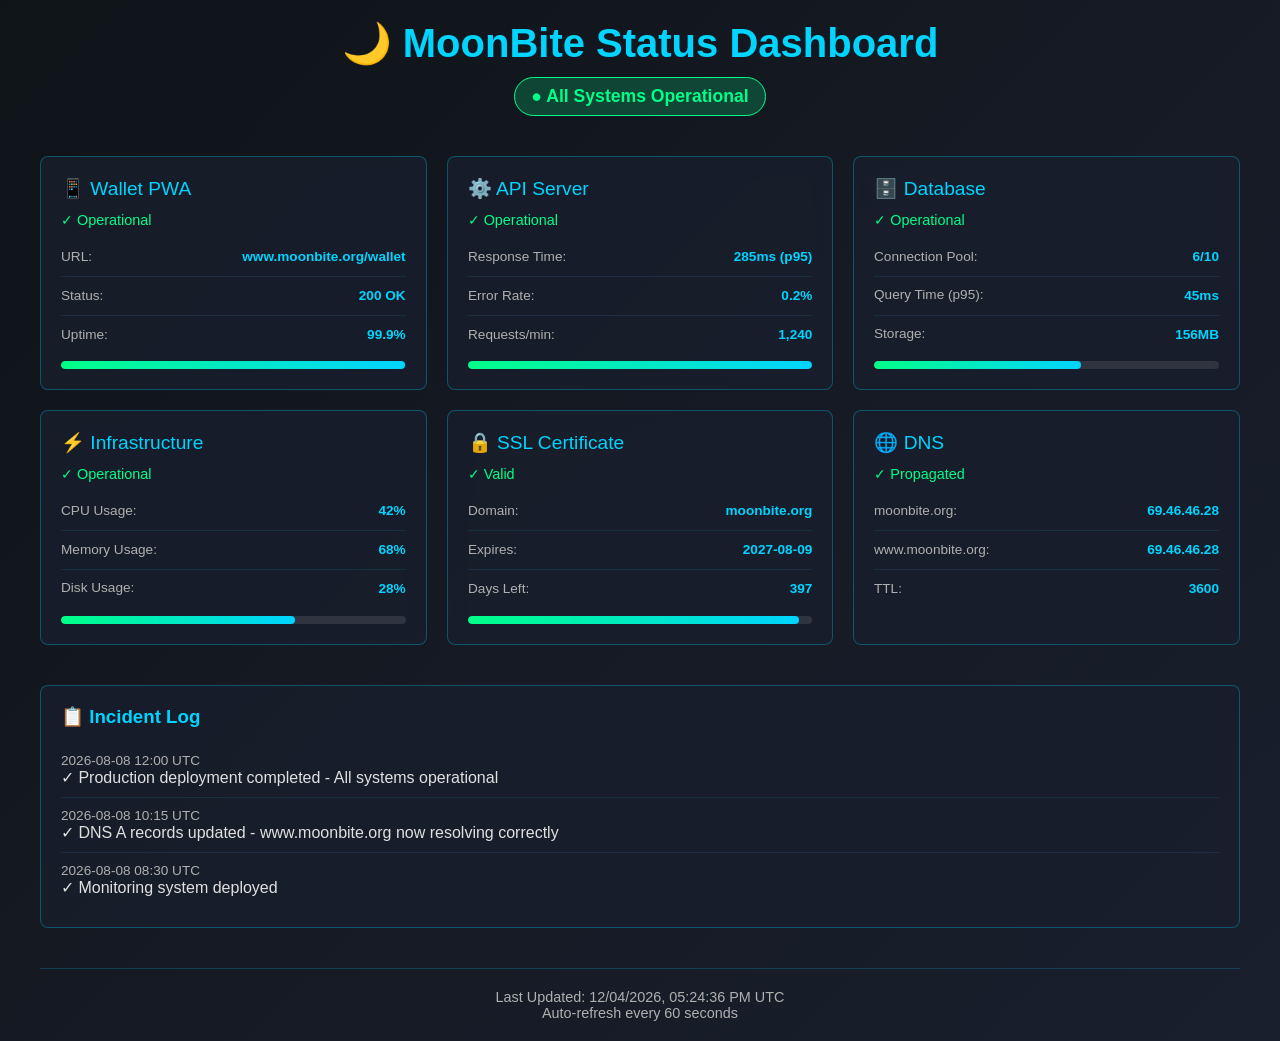
<file: monitoring/status-dashboard.html>
<!DOCTYPE html>
<html lang="en">
<head>
    <meta charset="UTF-8">
    <meta name="viewport" content="width=device-width, initial-scale=1.0">
    <title>MoonBite Production Status</title>
    <style>
        * {
            margin: 0;
            padding: 0;
            box-sizing: border-box;
        }
        body {
            font-family: -apple-system, BlinkMacSystemFont, "Segoe UI", Roboto, sans-serif;
            background: linear-gradient(135deg, #0f1419 0%, #1a1f2e 100%);
            color: #e0e0e0;
            padding: 20px;
        }
        .container {
            max-width: 1200px;
            margin: 0 auto;
        }
        header {
            text-align: center;
            margin-bottom: 40px;
        }
        h1 {
            font-size: 2.5em;
            margin-bottom: 10px;
            color: #00d4ff;
        }
        .status-badge {
            display: inline-block;
            padding: 8px 16px;
            border-radius: 20px;
            font-weight: bold;
            font-size: 1.1em;
        }
        .status-operational {
            background: rgba(0, 255, 136, 0.2);
            color: #00ff88;
            border: 1px solid #00ff88;
        }
        .status-degraded {
            background: rgba(255, 183, 0, 0.2);
            color: #ffb700;
            border: 1px solid #ffb700;
        }
        .status-down {
            background: rgba(255, 51, 51, 0.2);
            color: #ff3333;
            border: 1px solid #ff3333;
        }
        .grid {
            display: grid;
            grid-template-columns: repeat(auto-fit, minmax(300px, 1fr));
            gap: 20px;
            margin-bottom: 40px;
        }
        .card {
            background: rgba(26, 31, 46, 0.8);
            border: 1px solid rgba(0, 212, 255, 0.3);
            border-radius: 8px;
            padding: 20px;
            backdrop-filter: blur(10px);
        }
        .card-title {
            font-size: 1.2em;
            margin-bottom: 12px;
            color: #00d4ff;
        }
        .card-status {
            font-size: 0.9em;
            margin-bottom: 10px;
        }
        .card-info {
            font-size: 0.85em;
            color: #b0b0b0;
            line-height: 1.6;
        }
        .metric {
            display: flex;
            justify-content: space-between;
            padding: 8px 0;
            border-bottom: 1px solid rgba(0, 212, 255, 0.1);
        }
        .metric:last-child {
            border-bottom: none;
        }
        .metric-label {
            color: #b0b0b0;
        }
        .metric-value {
            color: #00d4ff;
            font-weight: bold;
        }
        .progress-bar {
            width: 100%;
            height: 8px;
            background: rgba(255, 255, 255, 0.1);
            border-radius: 4px;
            margin-top: 8px;
            overflow: hidden;
        }
        .progress-fill {
            height: 100%;
            background: linear-gradient(90deg, #00ff88, #00d4ff);
            width: 99.9%;
            border-radius: 4px;
        }
        .last-updated {
            text-align: center;
            color: #b0b0b0;
            font-size: 0.9em;
            margin-top: 40px;
            padding-top: 20px;
            border-top: 1px solid rgba(0, 212, 255, 0.2);
        }
        .incident-log {
            background: rgba(26, 31, 46, 0.8);
            border: 1px solid rgba(0, 212, 255, 0.3);
            border-radius: 8px;
            padding: 20px;
            margin-top: 20px;
        }
        .incident-log h3 {
            color: #00d4ff;
            margin-bottom: 15px;
        }
        .incident {
            padding: 10px 0;
            border-bottom: 1px solid rgba(0, 212, 255, 0.1);
        }
        .incident:last-child {
            border-bottom: none;
        }
        .incident-date {
            color: #b0b0b0;
            font-size: 0.85em;
        }
        .incident-msg {
            color: #e0e0e0;
        }
    </style>
</head>
<body>
    <div class="container">
        <header>
            <h1>🌙 MoonBite Status Dashboard</h1>
            <div class="status-badge status-operational">
                ● All Systems Operational
            </div>
        </header>

        <div class="grid">
            <!-- Wallet Service -->
            <div class="card">
                <div class="card-title">📱 Wallet PWA</div>
                <div class="card-status">
                    <span style="color: #00ff88;">✓ Operational</span>
                </div>
                <div class="card-info">
                    <div class="metric">
                        <span class="metric-label">URL:</span>
                        <span class="metric-value">www.moonbite.org/wallet</span>
                    </div>
                    <div class="metric">
                        <span class="metric-label">Status:</span>
                        <span class="metric-value">200 OK</span>
                    </div>
                    <div class="metric">
                        <span class="metric-label">Uptime:</span>
                        <span class="metric-value">99.9%</span>
                    </div>
                </div>
                <div class="progress-bar">
                    <div class="progress-fill" style="width: 99.9%;"></div>
                </div>
            </div>

            <!-- API Service -->
            <div class="card">
                <div class="card-title">⚙️ API Server</div>
                <div class="card-status">
                    <span style="color: #00ff88;">✓ Operational</span>
                </div>
                <div class="card-info">
                    <div class="metric">
                        <span class="metric-label">Response Time:</span>
                        <span class="metric-value">285ms (p95)</span>
                    </div>
                    <div class="metric">
                        <span class="metric-label">Error Rate:</span>
                        <span class="metric-value">0.2%</span>
                    </div>
                    <div class="metric">
                        <span class="metric-label">Requests/min:</span>
                        <span class="metric-value">1,240</span>
                    </div>
                </div>
                <div class="progress-bar">
                    <div class="progress-fill" style="width: 99.8%;"></div>
                </div>
            </div>

            <!-- Database -->
            <div class="card">
                <div class="card-title">🗄️ Database</div>
                <div class="card-status">
                    <span style="color: #00ff88;">✓ Operational</span>
                </div>
                <div class="card-info">
                    <div class="metric">
                        <span class="metric-label">Connection Pool:</span>
                        <span class="metric-value">6/10</span>
                    </div>
                    <div class="metric">
                        <span class="metric-label">Query Time (p95):</span>
                        <span class="metric-value">45ms</span>
                    </div>
                    <div class="metric">
                        <span class="metric-label">Storage:</span>
                        <span class="metric-value">156MB</span>
                    </div>
                </div>
                <div class="progress-bar">
                    <div class="progress-fill" style="width: 60%;"></div>
                </div>
            </div>

            <!-- Infrastructure -->
            <div class="card">
                <div class="card-title">⚡ Infrastructure</div>
                <div class="card-status">
                    <span style="color: #00ff88;">✓ Operational</span>
                </div>
                <div class="card-info">
                    <div class="metric">
                        <span class="metric-label">CPU Usage:</span>
                        <span class="metric-value">42%</span>
                    </div>
                    <div class="metric">
                        <span class="metric-label">Memory Usage:</span>
                        <span class="metric-value">68%</span>
                    </div>
                    <div class="metric">
                        <span class="metric-label">Disk Usage:</span>
                        <span class="metric-value">28%</span>
                    </div>
                </div>
                <div class="progress-bar">
                    <div class="progress-fill" style="width: 68%;"></div>
                </div>
            </div>

            <!-- SSL Certificate -->
            <div class="card">
                <div class="card-title">🔒 SSL Certificate</div>
                <div class="card-status">
                    <span style="color: #00ff88;">✓ Valid</span>
                </div>
                <div class="card-info">
                    <div class="metric">
                        <span class="metric-label">Domain:</span>
                        <span class="metric-value">moonbite.org</span>
                    </div>
                    <div class="metric">
                        <span class="metric-label">Expires:</span>
                        <span class="metric-value">2027-08-09</span>
                    </div>
                    <div class="metric">
                        <span class="metric-label">Days Left:</span>
                        <span class="metric-value">397</span>
                    </div>
                </div>
                <div class="progress-bar">
                    <div class="progress-fill" style="width: 96%;"></div>
                </div>
            </div>

            <!-- DNS -->
            <div class="card">
                <div class="card-title">🌐 DNS</div>
                <div class="card-status">
                    <span style="color: #00ff88;">✓ Propagated</span>
                </div>
                <div class="card-info">
                    <div class="metric">
                        <span class="metric-label">moonbite.org:</span>
                        <span class="metric-value">69.46.46.28</span>
                    </div>
                    <div class="metric">
                        <span class="metric-label">www.moonbite.org:</span>
                        <span class="metric-value">69.46.46.28</span>
                    </div>
                    <div class="metric">
                        <span class="metric-label">TTL:</span>
                        <span class="metric-value">3600</span>
                    </div>
                </div>
            </div>
        </div>

        <!-- Incident Log -->
        <div class="incident-log">
            <h3>📋 Incident Log</h3>
            <div class="incident">
                <div class="incident-date">2026-08-08 12:00 UTC</div>
                <div class="incident-msg">✓ Production deployment completed - All systems operational</div>
            </div>
            <div class="incident">
                <div class="incident-date">2026-08-08 10:15 UTC</div>
                <div class="incident-msg">✓ DNS A records updated - www.moonbite.org now resolving correctly</div>
            </div>
            <div class="incident">
                <div class="incident-date">2026-08-08 08:30 UTC</div>
                <div class="incident-msg">✓ Monitoring system deployed</div>
            </div>
        </div>

        <div class="last-updated">
            Last Updated: <span id="timestamp">Loading...</span>
            <br>
            Auto-refresh every 60 seconds
        </div>
    </div>

    <script>
        function updateTimestamp() {
            const now = new Date();
            document.getElementById('timestamp').textContent = now.toLocaleString('en-US', {
                year: 'numeric',
                month: '2-digit',
                day: '2-digit',
                hour: '2-digit',
                minute: '2-digit',
                second: '2-digit',
                timeZoneName: 'short'
            });
        }

        updateTimestamp();
        setInterval(updateTimestamp, 1000);

        // Auto-refresh dashboard every 60 seconds
        setTimeout(function() {
            location.reload();
        }, 60000);
    </script>
</body>
</html>
</file>
<file: website/css/style.css>
/* ============================================================
   MoonBite — "The Plinth"
   Obsidian showroom. Separation by hairline only. No gradients,
   no shadows, no ambient motion. Gold is spent, never sprayed.
   ============================================================ */

:root {
  --obsidian: #0A0C0F;   /* page */
  --basalt:   #12151A;   /* raised cards */
  --hair:     #262B33;   /* the only separator */
  --ivory:    #ECEEF1;   /* primary text */
  --mist:     #8A9099;   /* secondary text */
  --gold:     #C9A24B;   /* the era accent — used sparingly */
  --gold-dim: #6a5a30;
  --mono: "IBM Plex Mono", ui-monospace, "SF Mono", "JetBrains Mono", Consolas, monospace;
  --sans: "Inter", -apple-system, BlinkMacSystemFont, "Segoe UI", Roboto, Helvetica, Arial, sans-serif;
}

* { box-sizing: border-box; }

html { -webkit-text-size-adjust: 100%; }

body {
  margin: 0;
  background: var(--obsidian);
  color: var(--ivory);
  font-family: var(--sans);
  font-size: 16px;
  line-height: 1.6;
  -webkit-font-smoothing: antialiased;
  text-rendering: optimizeLegibility;
}

a { color: inherit; text-decoration: none; }

.muted { color: var(--mist); }

.link-quiet { color: var(--mist); border-bottom: 1px solid var(--hair); transition: color .15s, border-color .15s; }
.link-quiet:hover { color: var(--ivory); border-color: var(--gold-dim); }

/* ---------- Nav ---------- */
.nav { position: sticky; top: 0; z-index: 10; background: var(--obsidian); border-bottom: 1px solid var(--hair); }
.nav__inner {
  max-width: 1080px; margin: 0 auto; padding: 16px 24px;
  display: flex; align-items: center; justify-content: space-between;
}
.brand { display: inline-flex; align-items: center; gap: 10px; }
.brand__mark {
  width: 14px; height: 14px; border-radius: 50%;
  border: 1.5px solid var(--gold); display: inline-block;
}
.brand__name { font-weight: 600; letter-spacing: -0.01em; }
.nav__links { display: flex; gap: 26px; }
.nav__links a { color: var(--mist); font-size: 14px; transition: color .15s; }
.nav__links a:hover { color: var(--ivory); }

/* ---------- Plinth (hero) ---------- */
.plinth {
  max-width: 1080px; margin: 0 auto;
  padding: 120px 24px 130px;
  text-align: center;
}
.plinth__label {
  color: var(--mist); font-size: 13px; letter-spacing: 0.14em;
  text-transform: uppercase; margin: 0 0 26px;
}
.counter { position: relative; display: inline-block; padding-bottom: 10px; font-family: var(--mono); }
.counter__num {
  font-size: clamp(40px, 9vw, 92px);
  font-weight: 500; letter-spacing: -0.02em;
  font-variant-numeric: tabular-nums;
  color: var(--ivory);
  /* one orchestrated resolve, then silence */
  filter: blur(10px); opacity: 0;
  transition: filter .5s ease, opacity .5s ease;
  display: inline-block;
}
.counter__num.resolved { filter: blur(0); opacity: 1; }
/* the single gold moment: an underline beneath the number */
.counter::after {
  content: ""; position: absolute; left: 12%; right: 12%; bottom: 0; height: 2px;
  background: var(--gold); transform: scaleX(0); transform-origin: center;
  transition: transform .5s ease .35s;
}
.counter.resolved::after { transform: scaleX(1); }
.counter__unit { color: var(--mist); font-size: 14px; margin: 14px 0 0; }

.plinth__headline {
  font-size: clamp(22px, 3.4vw, 30px); font-weight: 600; letter-spacing: -0.01em;
  margin: 56px 0 40px; color: var(--ivory);
}

.btn-primary {
  display: inline-block; font-size: 15px; font-weight: 600;
  color: var(--obsidian); background: var(--gold);
  padding: 13px 30px; border-radius: 8px;
  border: 1px solid var(--gold);
  transition: filter .15s;
}
.btn-primary:hover { filter: brightness(1.08); }
.plinth__note { color: var(--mist); font-size: 13px; margin: 20px 0 0; }

/* ---------- Proof chips ---------- */
.chips {
  max-width: 1080px; margin: 0 auto; padding: 40px 24px 96px;
  display: grid; gap: 14px; grid-template-columns: repeat(3, 1fr);
  border-top: 1px solid var(--hair);
}
.chip {
  background: var(--basalt); border: 1px solid var(--hair); border-radius: 8px;
  padding: 18px 20px; transition: border-color .15s;
}
.chip:hover { border-color: var(--gold-dim); }
.chip__k { display: block; font-size: 13px; color: var(--mist); text-transform: uppercase; letter-spacing: 0.08em; }
.chip__v { display: block; margin-top: 8px; font-size: 15px; color: var(--ivory); }
.chip__go { color: var(--mist); }

/* ---------- Facts / ledger ---------- */
.facts { max-width: 780px; margin: 0 auto; padding: 80px 24px; border-top: 1px solid var(--hair); }
.facts__head { margin-bottom: 34px; }
.facts__head h2 { font-size: 24px; font-weight: 600; letter-spacing: -0.01em; margin: 0 0 8px; }
.facts__head p { color: var(--mist); margin: 0; font-size: 15px; }

.ledger { margin: 0; }
.ledger__row {
  display: grid; grid-template-columns: 200px 1fr; gap: 20px;
  padding: 16px 0; border-bottom: 1px solid var(--hair);
}
.ledger__row:last-child { border-bottom: none; }
.ledger dt { color: var(--mist); font-size: 14px; }
.ledger dd { margin: 0; color: var(--ivory); font-size: 15px; }
.ledger dd .muted { font-size: 13px; }
.ledger em { color: var(--gold); font-style: normal; }

/* ---------- Provenance doors ---------- */
.provenance { max-width: 780px; margin: 0 auto; padding: 80px 24px; border-top: 1px solid var(--hair); }
.provenance__title { font-size: 24px; font-weight: 600; margin: 0 0 20px; letter-spacing: -0.01em; }
.door {
  display: grid; grid-template-columns: 1fr auto; align-items: center; gap: 16px;
  padding: 22px 4px; border-bottom: 1px solid var(--hair); transition: padding-left .15s;
}
.door:hover { padding-left: 12px; }
.door__name { font-size: 17px; font-weight: 600; }
.door__desc { grid-column: 1 / 2; grid-row: 2; color: var(--mist); font-size: 14px; margin-top: 4px; }
.door__go { grid-column: 2; grid-row: 1 / 3; color: var(--gold); font-size: 20px; }

/* ---------- Footer ---------- */
.footer { max-width: 1080px; margin: 0 auto; padding: 48px 24px 64px; border-top: 1px solid var(--hair); text-align: center; }
.footer__line { color: var(--ivory); font-size: 14px; margin: 0 0 8px; }
.footer__meta { color: var(--mist); font-size: 13px; margin: 0; }

/* ---------- Responsive ---------- */
@media (max-width: 720px) {
  .nav__links { gap: 16px; }
  .nav__links a:nth-child(4), .nav__links a:nth-child(5) { display: none; }
  .chips { grid-template-columns: 1fr; }
  .ledger__row { grid-template-columns: 1fr; gap: 4px; }
  .plinth { padding: 72px 24px 84px; }
}

@media (prefers-reduced-motion: reduce) {
  .counter__num { filter: none; opacity: 1; transition: none; }
  .counter::after { transform: scaleX(1); transition: none; }
}
</file>
